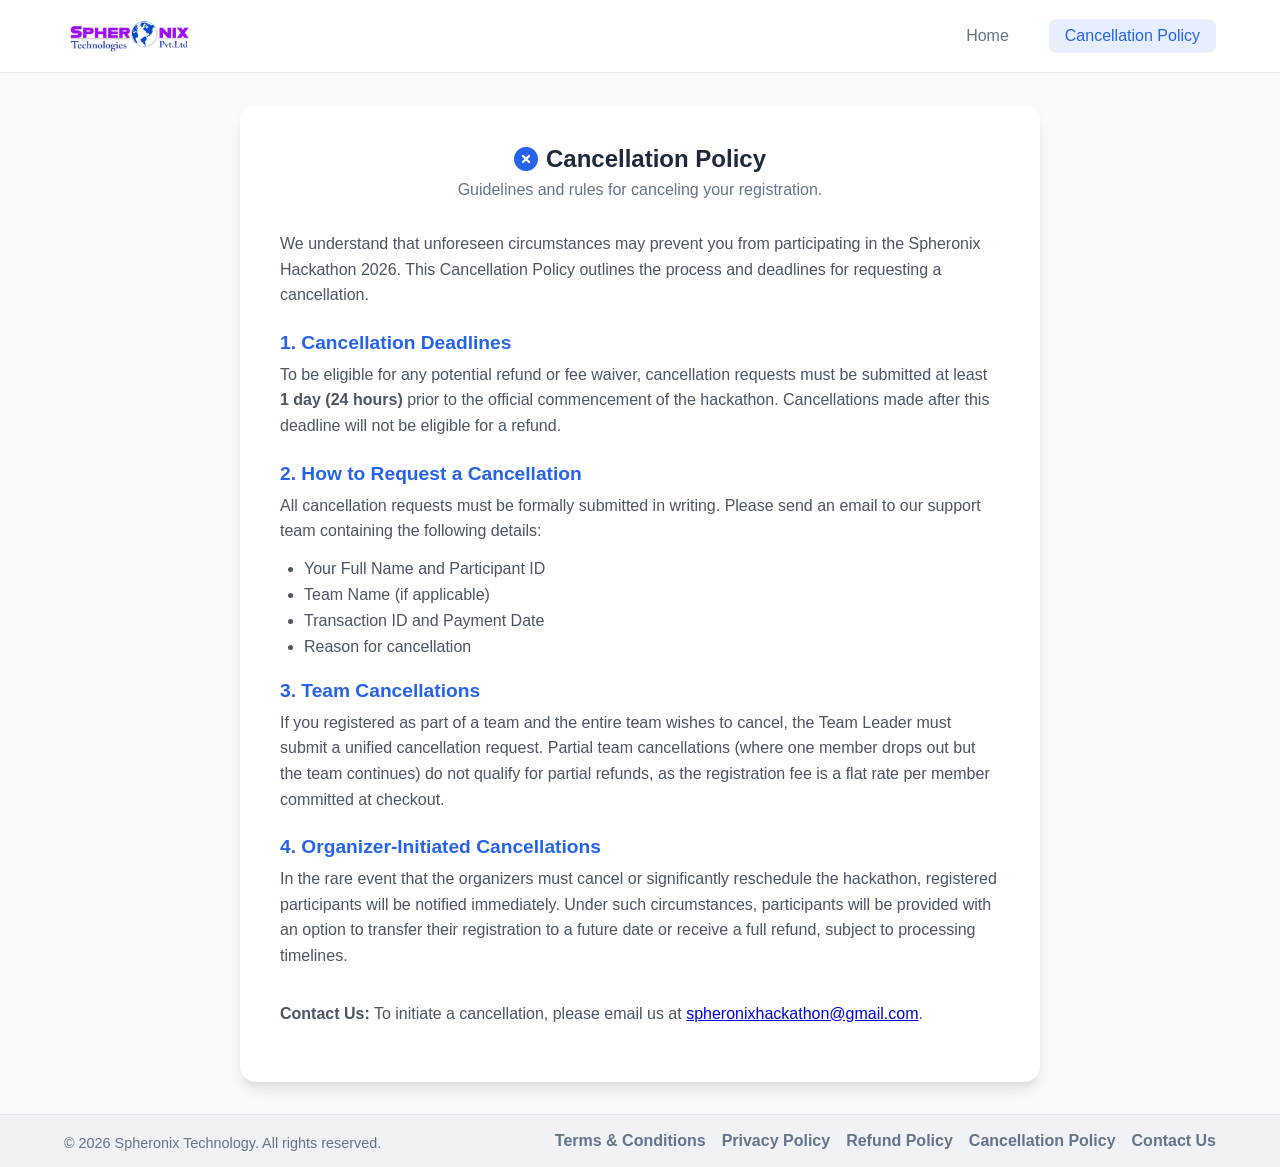
<file: static/cancellation-policy.html>
<!DOCTYPE html>
<html lang="en">

<head>
    <meta charset="UTF-8">
    <meta name="viewport" content="width=device-width, initial-scale=1.0">
    <title>Cancellation Policy - Spheronix Hackathon</title>
    <link rel="stylesheet" href="css/style.css?v=20260310-1">
    <link rel="stylesheet" href="https://cdnjs.cloudflare.com/ajax/libs/font-awesome/6.4.0/css/all.min.css">
    <style>
        .instructions-content h3 {
            color: var(--primary-color);
            margin-top: 1.5rem;
            margin-bottom: 0.5rem;
            font-size: 1.2rem;
        }
        .instructions-content p {
            margin-bottom: 1rem;
            line-height: 1.6;
            color: #4b5563;
        }
        .instructions-content ul {
            margin-bottom: 1rem;
            padding-left: 1.5rem;
            color: #4b5563;
        }
        .instructions-content li {
            margin-bottom: 0.5rem;
        }
    </style>
</head>

<body>
    <nav class="navbar">
        <div class="logo">
            <img src="images/COMPANY LOGO.jpeg" alt="Logo" style="height: 40px; border-radius: 8px;">
        </div>
        <div class="nav-links">
            <a href="new_landing.html">Home</a>
            <a href="cancellation-policy.html" class="active">Cancellation Policy</a>
        </div>
    </nav>

    <div class="container">
        <section class="view active">
            <div class="card card-large">
                <div class="step-header">
                    <h2><i class="fas fa-times-circle"></i> Cancellation Policy</h2>
                    <p>Guidelines and rules for canceling your registration.</p>
                </div>

                <div class="instructions-content" style="text-align: left;">
                    <p>We understand that unforeseen circumstances may prevent you from participating in the Spheronix Hackathon 2026. This Cancellation Policy outlines the process and deadlines for requesting a cancellation.</p>

                    <h3>1. Cancellation Deadlines</h3>
                    <p>To be eligible for any potential refund or fee waiver, cancellation requests must be submitted at least <strong>1 day (24 hours)</strong> prior to the official commencement of the hackathon. Cancellations made after this deadline will not be eligible for a refund.</p>

                    <h3>2. How to Request a Cancellation</h3>
                    <p>All cancellation requests must be formally submitted in writing. Please send an email to our support team containing the following details:</p>
                    <ul>
                        <li>Your Full Name and Participant ID</li>
                        <li>Team Name (if applicable)</li>
                        <li>Transaction ID and Payment Date</li>
                        <li>Reason for cancellation</li>
                    </ul>

                    <h3>3. Team Cancellations</h3>
                    <p>If you registered as part of a team and the entire team wishes to cancel, the Team Leader must submit a unified cancellation request. Partial team cancellations (where one member drops out but the team continues) do not qualify for partial refunds, as the registration fee is a flat rate per member committed at checkout.</p>

                    <h3>4. Organizer-Initiated Cancellations</h3>
                    <p>In the rare event that the organizers must cancel or significantly reschedule the hackathon, registered participants will be notified immediately. Under such circumstances, participants will be provided with an option to transfer their registration to a future date or receive a full refund, subject to processing timelines.</p>

                    <p style="margin-top: 2rem;"><strong>Contact Us:</strong> To initiate a cancellation, please email us at <a href="mailto:spheronixhackathon@gmail.com">spheronixhackathon@gmail.com</a>.</p>
                </div>
            </div>
        </section>
    </div>

    <footer class="site-footer">
        <div class="footer-inner">
            <div class="footer-left">
                <p class="footer-note">© 2026 Spheronix Technology. All rights reserved.</p>
            </div>
            <div class="footer-links">
                <a href="terms-and-conditions.html" class="footer-link">Terms & Conditions</a>
                <a href="privacy-policy.html" class="footer-link">Privacy Policy</a>
                <a href="refund-policy.html" class="footer-link">Refund Policy</a>
                <a href="cancellation-policy.html" class="footer-link">Cancellation Policy</a>
                <a href="contact.html" class="footer-link">Contact Us</a>
            </div>
        </div>
    </footer>
</body>

</html>
</file>
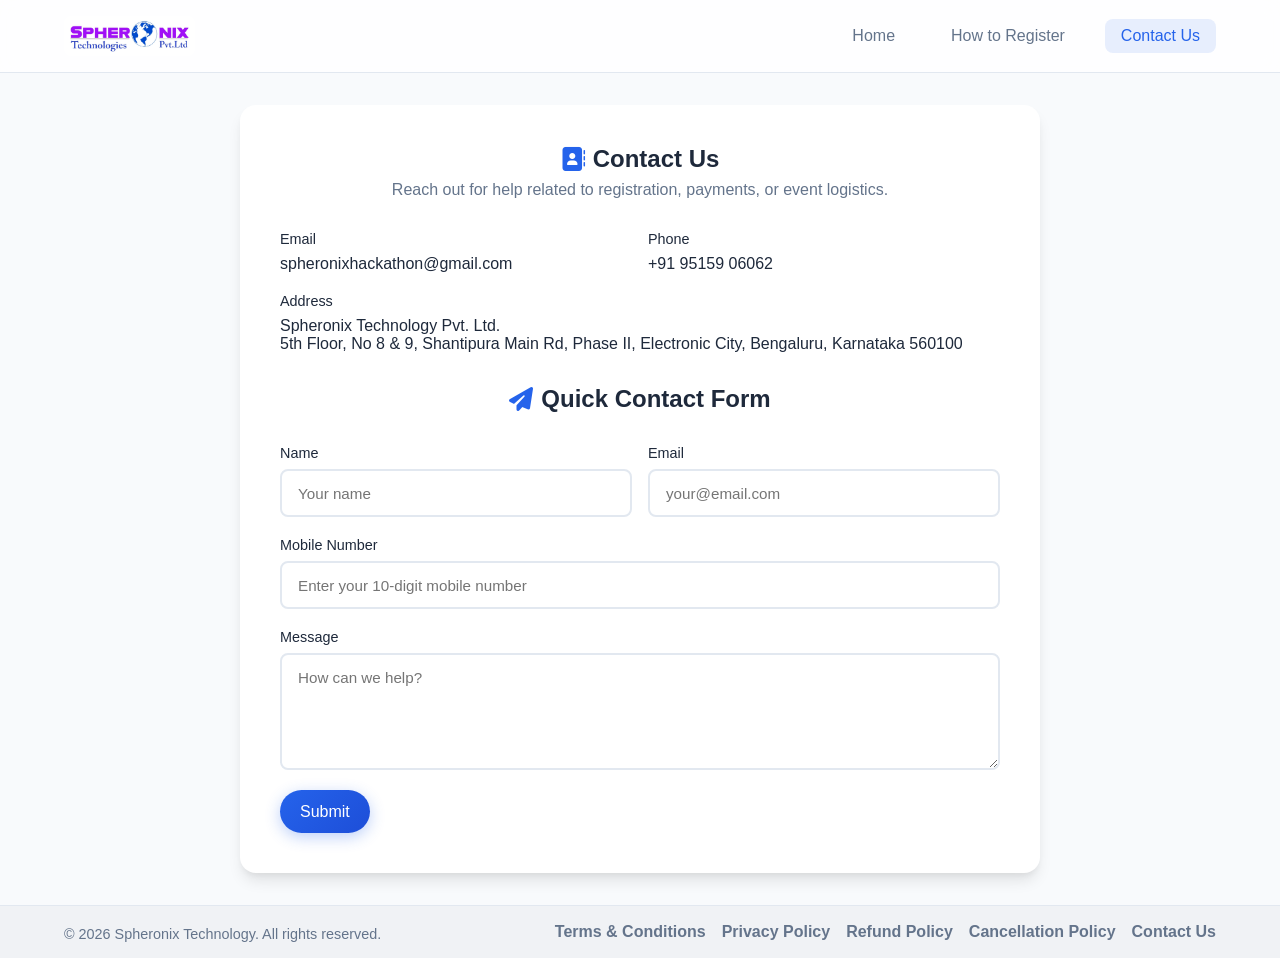
<file: static/contact.html>
<!DOCTYPE html>
<html lang="en">

<head>
    <meta charset="UTF-8">
    <meta name="viewport" content="width=device-width, initial-scale=1.0">
    <title>Contact Us - Spheronix Hackathon</title>
    <link rel="stylesheet" href="css/style.css?v=20260310-1">
    <link rel="stylesheet" href="https://cdnjs.cloudflare.com/ajax/libs/font-awesome/6.4.0/css/all.min.css">
</head>

<body>
    <nav class="navbar">
        <div class="logo">
            <img src="images/COMPANY LOGO.jpeg" alt="Logo" style="height: 40px; border-radius: 8px;">
        </div>
        <div class="nav-links">
            <a href="new_landing.html">Home</a>
            <a href="how-to-register.html">How to Register</a>
            <a href="contact.html" class="active">Contact Us</a>
        </div>
    </nav>

    <div class="container">
        <section class="view active">
            <div class="card card-large">
                <div class="step-header">
                    <h2><i class="fas fa-address-book"></i> Contact Us</h2>
                    <p>Reach out for help related to registration, payments, or event logistics.</p>
                </div>

                <div class="form-row">
                    <div class="form-group">
                        <label>Email</label>
                        <p>spheronixhackathon@gmail.com</p>
                    </div>
                    <div class="form-group">
                        <label>Phone</label>
                        <p>+91 95159 06062</p>
                    </div>
                </div>

                <div class="form-group">
                    <label>Address</label>
                    <p>Spheronix Technology Pvt. Ltd.<br> 5th Floor, No 8 & 9, Shantipura Main Rd, Phase II,
                        Electronic City, Bengaluru, Karnataka 560100</p>
                </div>

                <div class="step-header" style="margin-top: 2rem;">
                    <h2><i class="fas fa-paper-plane"></i> Quick Contact Form</h2>
                </div>

                <form id="contactForm">
                    <div class="form-row">
                        <div class="form-group">
                            <label for="contactName">Name</label>
                            <!-- Fix L-07: Added maxlength to match server-side validation -->
                            <input id="contactName" type="text" placeholder="Your name" required maxlength="100">
                        </div>
                        <div class="form-group">
                            <!-- Fix M-02: Removed Gmail-only restriction — any valid email accepted -->
                            <label for="contactEmail">Email</label>
                            <input id="contactEmail" type="email" placeholder="your@email.com" required>
                        </div>
                    </div>
                    <div class="form-group">
                        <label for="contactMobile">Mobile Number</label>
                        <input id="contactMobile" type="tel" placeholder="Enter your 10-digit mobile number" required
                            pattern="[0-9]{10}" maxlength="10">
                    </div>
                    <div class="form-group">
                        <label for="contactMessage">Message</label>
                        <textarea id="contactMessage" rows="5" placeholder="How can we help?" required></textarea>
                    </div>
                    <div id="formStatus"
                        style="margin-bottom: 1rem; padding: 0.8rem; border-radius: 8px; display: none;"></div>
                    <button type="submit" class="btn btn-primary" id="submitBtn">Submit</button>
                </form>
                <script src="js/contact.js"></script>
            </div>
        </section>
    </div>

    <footer class="site-footer">
        <div class="footer-inner">
            <div class="footer-left">
                <p class="footer-note">© 2026 Spheronix Technology. All rights reserved.</p>
            </div>
            <div class="footer-links">
                <a href="terms-and-conditions.html" class="footer-link">Terms & Conditions</a>
                <a href="privacy-policy.html" class="footer-link">Privacy Policy</a>
                <a href="refund-policy.html" class="footer-link">Refund Policy</a>
                <a href="cancellation-policy.html" class="footer-link">Cancellation Policy</a>
                <a href="contact.html" class="footer-link">Contact Us</a>
            </div>
        </div>
    </footer>
</body>

</html>
</file>
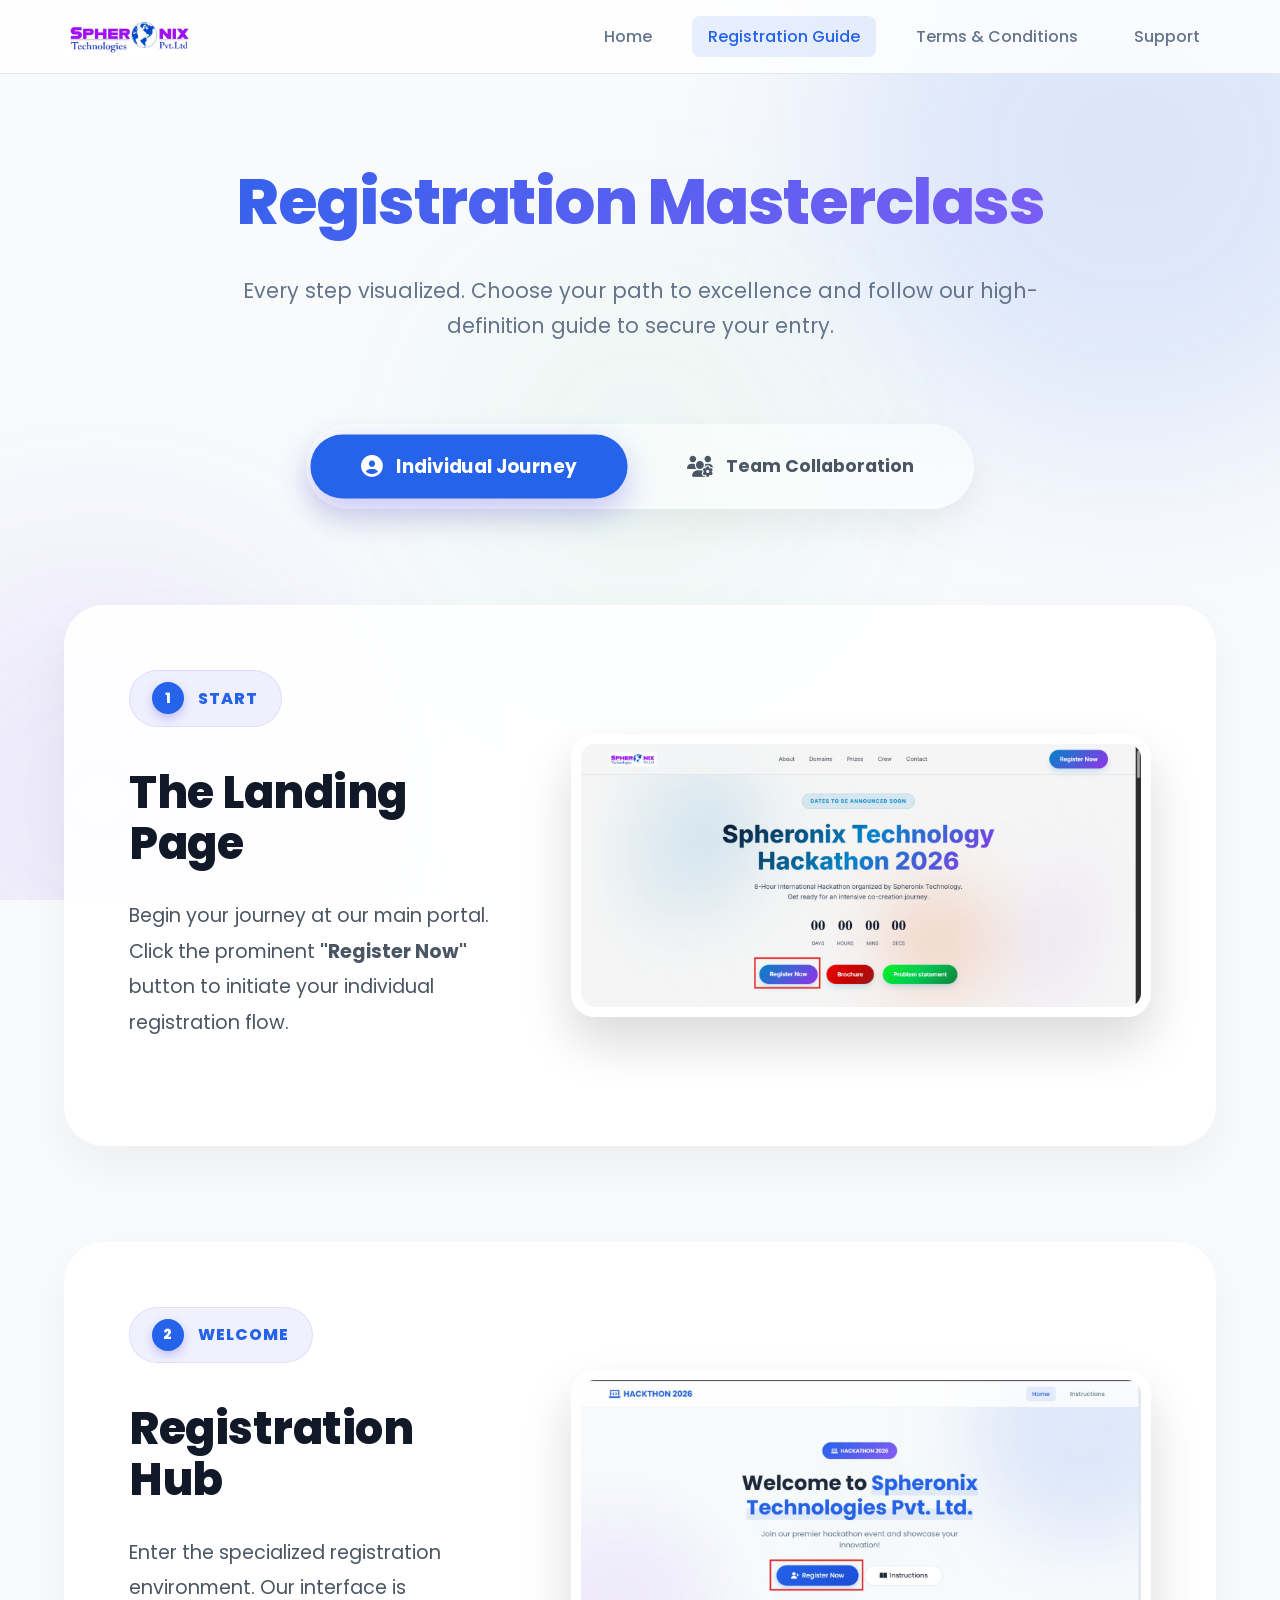
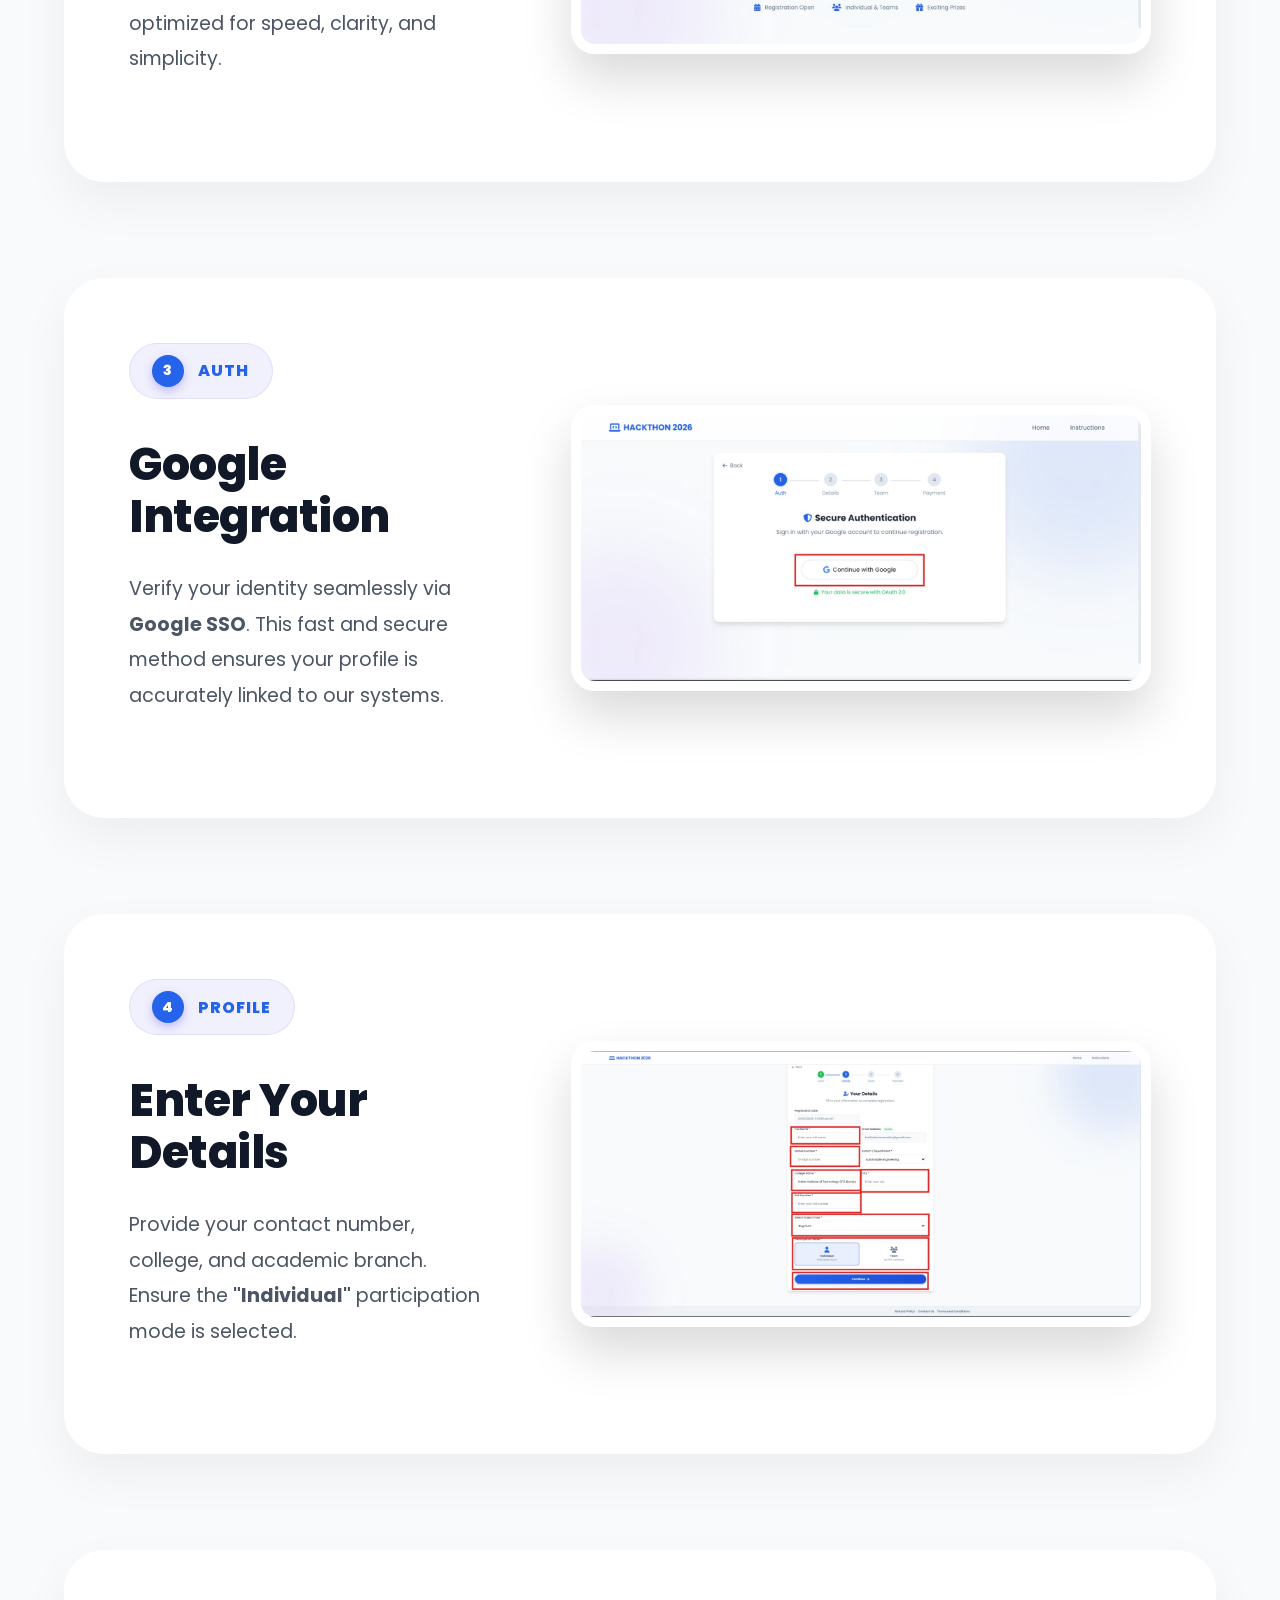
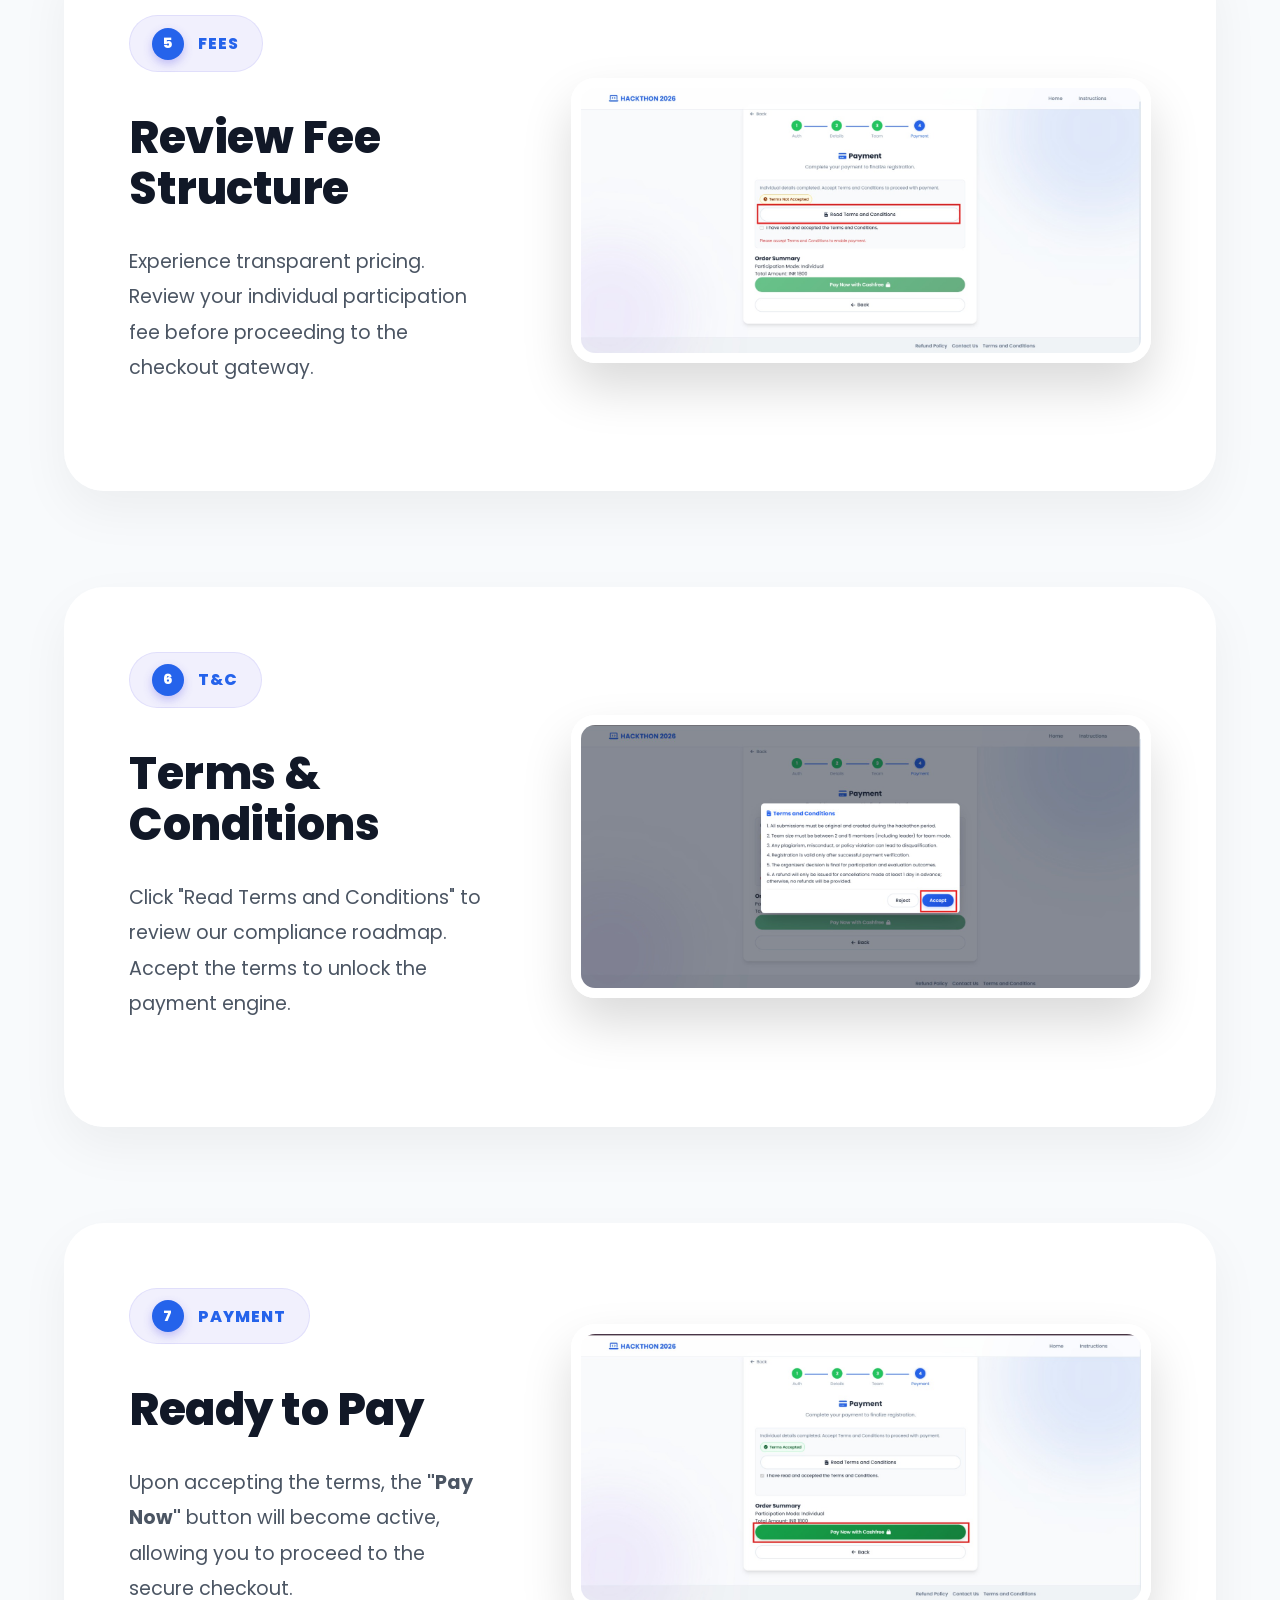
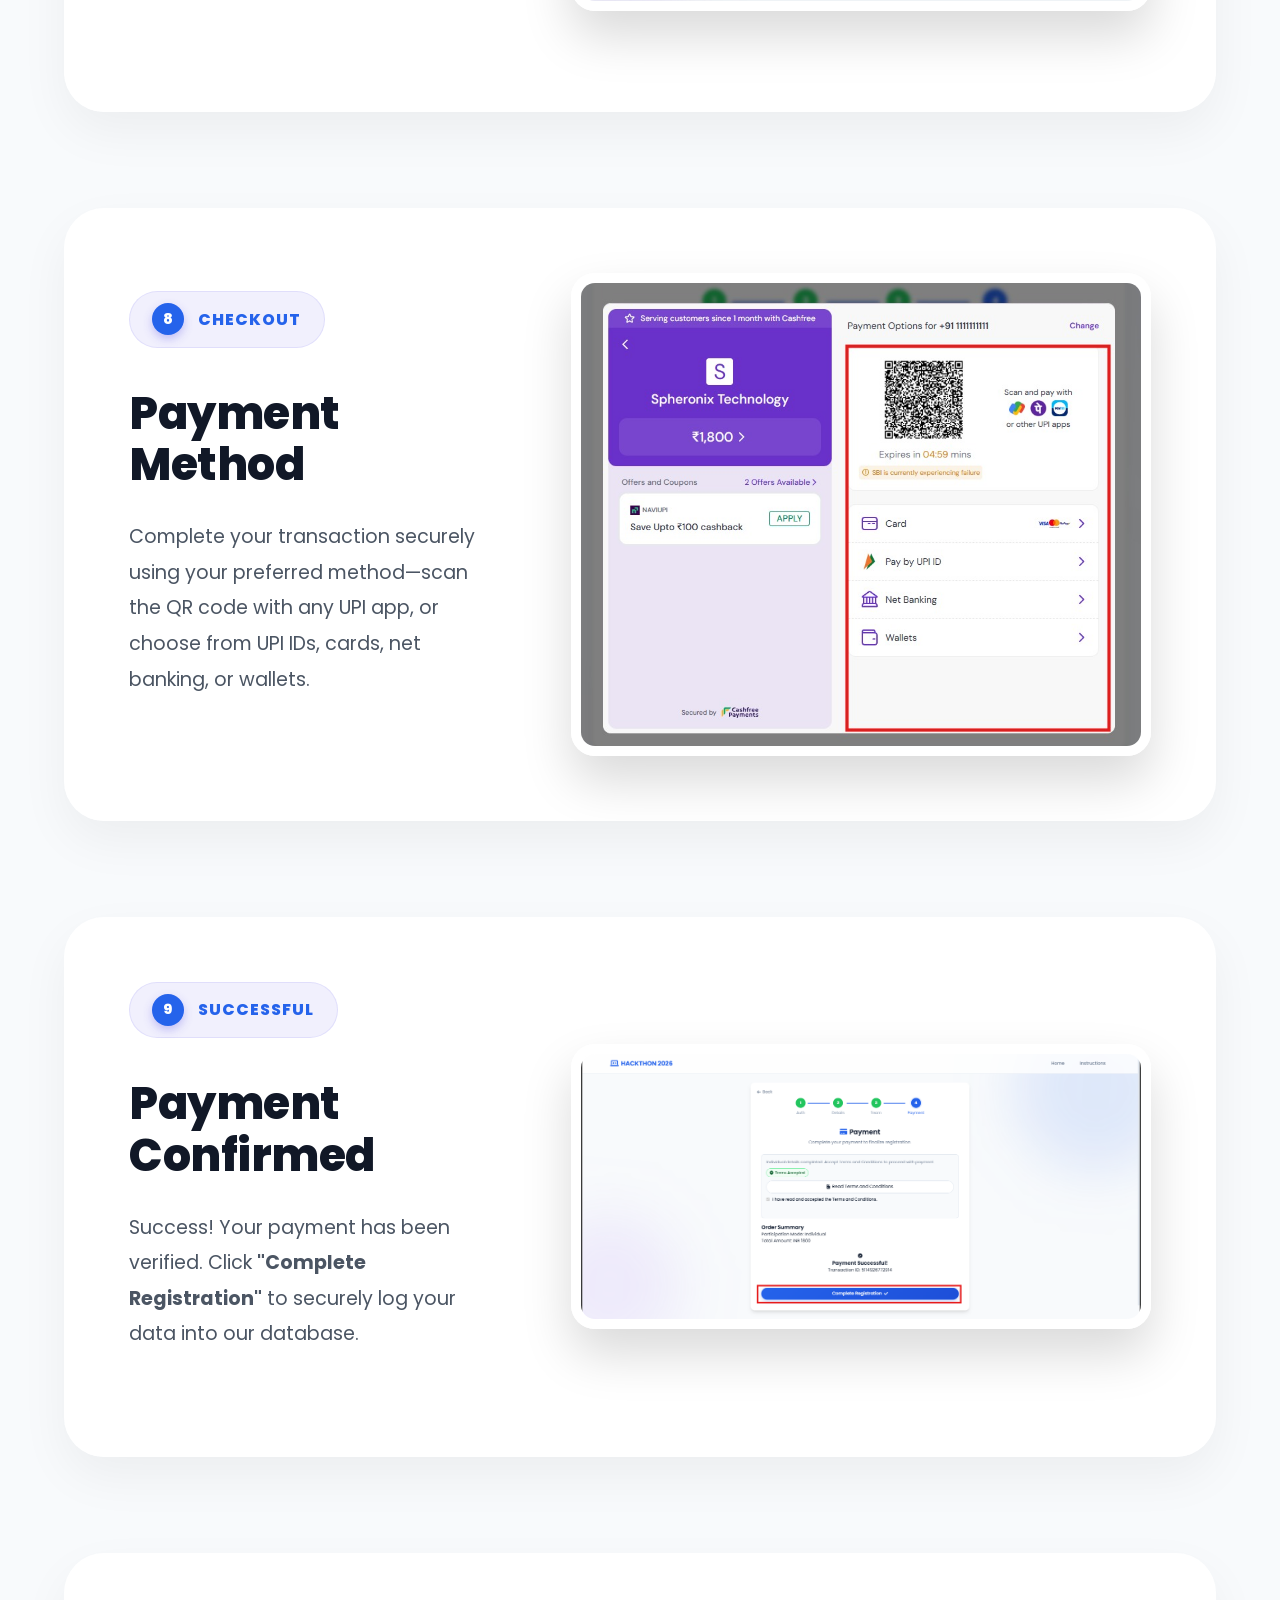
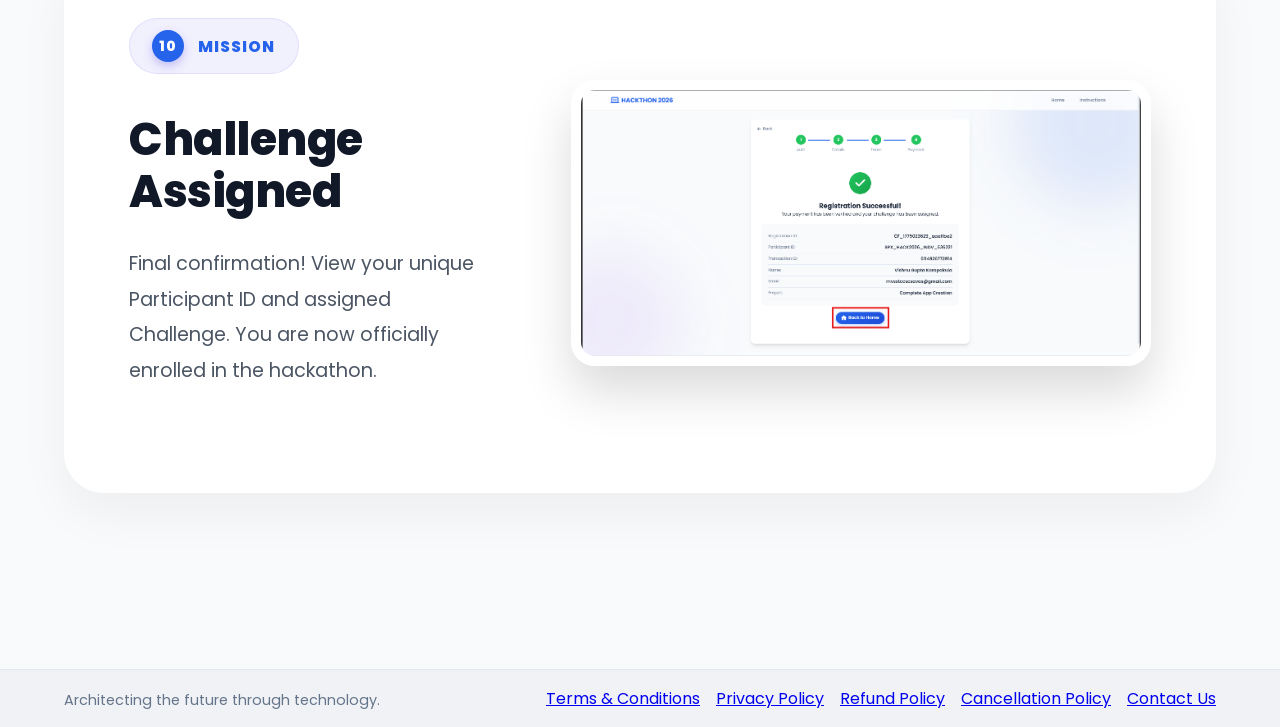
<file: static/how-to-register.html>
<!DOCTYPE html>
<html lang="en">

<head>
    <meta charset="UTF-8">
    <meta name="viewport" content="width=device-width, initial-scale=1.0">
    <title>Registration Step-by-Step Guide - Hackathon 2026</title>
    <link rel="stylesheet" href="css/style.css?v=20260310-1">
    <link rel="stylesheet" href="https://cdnjs.cloudflare.com/ajax/libs/font-awesome/6.4.0/css/all.min.css">
    <link href="https://fonts.googleapis.com/css2?family=Poppins:wght@300;400;500;600;700;800&display=swap"
        rel="stylesheet">
    <style>
        :root {
            --step-bg: rgba(255, 255, 255, 0.9);
            --step-border: rgba(255, 255, 255, 0.5);
            --info-text: #4b5563;
        }

        .guide-section {
            padding: 5rem 5%;
            max-width: 1450px;
            margin: 0 auto;
        }

        .guide-header {
            text-align: center;
            margin-bottom: 5rem;
        }

        .guide-header h1 {
            font-size: clamp(2.5rem, 5vw, 4.2rem);
            margin-bottom: 1.5rem;
            background: linear-gradient(135deg, var(--primary-color), var(--accent-color));
            -webkit-background-clip: text;
            background-clip: text;
            -webkit-text-fill-color: transparent;
            font-weight: 800;
            letter-spacing: -1.5px;
        }

        .guide-header p {
            font-size: 1.3rem;
            color: var(--text-light);
            max-width: 850px;
            margin: 0 auto;
            line-height: 1.7;
        }

        .tab-buttons {
            display: flex;
            justify-content: center;
            gap: 1.2rem;
            margin-bottom: 6rem;
            background: rgba(255, 255, 255, 0.5);
            backdrop-filter: blur(15px);
            padding: 0.7rem;
            border-radius: 100px;
            width: fit-content;
            margin-left: auto;
            margin-right: auto;
            border: 1px solid rgba(255, 255, 255, 0.4);
            box-shadow: 0 15px 35px rgba(0, 0, 0, 0.06);
        }

        .tab-btn {
            padding: 1.1rem 3rem;
            border-radius: 100px;
            border: none;
            background: transparent;
            color: #4b5563;
            font-weight: 700;
            cursor: pointer;
            transition: all 0.4s cubic-bezier(0.175, 0.885, 0.32, 1.275);
            font-size: 1.1rem;
            display: flex;
            align-items: center;
            gap: 0.8rem;
        }

        .tab-btn i {
            font-size: 1.3rem;
            transition: 0.3s;
        }

        .tab-btn:hover {
            color: var(--primary-color);
            background: rgba(79, 70, 229, 0.05);
        }

        .tab-btn.active {
            background: var(--primary-color);
            color: white;
            box-shadow: 0 12px 30px rgba(79, 70, 229, 0.3);
            transform: scale(1.05);
        }

        .step-card {
            background: var(--step-bg);
            backdrop-filter: blur(25px);
            border-radius: 40px;
            border: 1px solid var(--step-border);
            padding: 4rem;
            margin-bottom: 6rem;
            display: grid;
            grid-template-columns: 1fr 1.6fr;
            gap: 5rem;
            align-items: center;
            transition: all 0.5s ease;
            box-shadow: 0 20px 50px rgba(0, 0, 0, 0.05);
            position: relative;
        }

        .step-card:hover {
            transform: translateY(-12px);
            box-shadow: 0 30px 70px rgba(79, 70, 229, 0.15);
            border-color: rgba(79, 70, 229, 0.4);
        }

        .step-badge {
            display: inline-flex;
            align-items: center;
            padding: 0.7rem 1.4rem;
            background: rgba(79, 70, 229, 0.08);
            color: var(--primary-color);
            border-radius: 100px;
            font-weight: 800;
            font-size: 1rem;
            margin-bottom: 2.5rem;
            text-transform: uppercase;
            letter-spacing: 1px;
            border: 1px solid rgba(79, 70, 229, 0.1);
        }

        .step-badge span {
            background: var(--primary-color);
            color: white;
            width: 32px;
            height: 32px;
            display: inline-flex;
            align-items: center;
            justify-content: center;
            border-radius: 50%;
            margin-right: 14px;
            font-size: 0.9rem;
            box-shadow: 0 4px 10px rgba(79, 70, 229, 0.3);
        }

        .step-info h2 {
            font-size: 2.8rem;
            margin-bottom: 1.8rem;
            color: #111827;
            font-weight: 800;
            line-height: 1.15;
            letter-spacing: -0.5px;
        }

        .step-info p {
            color: #4b5563;
            line-height: 1.85;
            margin-bottom: 2.5rem;
            font-size: 1.2rem;
        }

        .step-image {
            border-radius: 24px;
            overflow: hidden;
            box-shadow: 0 25px 50px rgba(0, 0, 0, 0.15);
            border: 10px solid white;
            transition: 0.5s;
        }

        .step-image img {
            width: 100%;
            display: block;
            transition: transform 1s ease;
        }

        .step-card:hover .step-image img {
            transform: scale(1.06);
        }

        .tab-content {
            display: none;
        }

        .tab-content.active {
            display: block;
            animation: slideFadeIn 0.8s cubic-bezier(0.23, 1, 0.32, 1) forwards;
        }

        @keyframes slideFadeIn {
            from {
                opacity: 0;
                transform: translateY(50px);
            }

            to {
                opacity: 1;
                transform: translateY(0);
            }
        }

        @media (max-width: 1200px) {
            .step-card {
                grid-template-columns: 1fr;
                padding: 3rem;
                gap: 4rem;
                text-align: center;
            }

            .step-badge {
                justify-content: center;
            }
        }

        /* Mobile View Fixes and Ratios */
        @media (max-width: 768px) {
            .guide-section {
                padding: 3rem 4%;
            }

            .guide-header {
                margin-bottom: 3.5rem;
            }

            .guide-header h1 {
                font-size: 2.2rem;
            }

            .guide-header p {
                font-size: 1.1rem;
            }

            .tab-buttons {
                margin-bottom: 3.5rem;
                padding: 0.5rem;
                gap: 0.5rem;
                border-radius: 50px;
                flex-wrap: wrap;
                justify-content: center;
            }

            .tab-btn {
                padding: 0.8rem 1.5rem;
                font-size: 0.95rem;
                gap: 0.6rem;
            }

            .tab-btn i {
                font-size: 1.1rem;
            }

            .step-card {
                padding: 2rem;
                margin-bottom: 4rem;
                gap: 3rem;
                border-radius: 30px;
            }

            .step-info h2 {
                font-size: 1.8rem;
                margin-bottom: 1.2rem;
                letter-spacing: -0.3px;
            }

            .step-info p {
                font-size: 1.05rem;
                margin-bottom: 2rem;
            }

            .step-image {
                border-radius: 16px;
                border: 6px solid white;
            }

            .navbar {
                flex-direction: column;
                gap: 1.2rem;
                padding: 1.5rem 1rem;
                text-align: center;
            }

            .nav-links {
                flex-wrap: wrap;
                justify-content: center;
                gap: 0.5rem;
                width: 100%;
            }

            .nav-links a {
                padding: 0.4rem 0.8rem;
                font-size: 0.85rem;
                border-radius: 6px;
            }
        }

        /* Phone Specific Adjustments */
        @media (max-width: 480px) {
            .guide-header h1 {
                font-size: 1.8rem;
                margin-bottom: 1rem;
            }

            .tab-btn {
                padding: 0.7rem 1rem;
                font-size: 0.85rem;
                width: 100%;
                justify-content: center;
            }

            .tab-buttons {
                border-radius: 20px;
                padding: 0.5rem;
                gap: 0.3rem;
                width: 100%;
            }

            .step-card {
                padding: 1.5rem;
                border-radius: 20px;
                margin-bottom: 3.5rem;
            }

            .step-badge {
                font-size: 0.85rem;
                padding: 0.5rem 1rem;
                margin-bottom: 1.5rem;
            }

            .step-badge span {
                width: 26px;
                height: 26px;
                margin-right: 8px;
            }

            .step-info h2 {
                font-size: 1.5rem;
            }

            .step-image {
                border: 4px solid white;
            }

            .nav-links {
                gap: 0.3rem;
            }

            .nav-links a {
                padding: 0.3rem 0.5rem;
                font-size: 0.8rem;
            }
        }

        /* Original Utility classes kept for general use */
        .w-25 {
            width: 25% !important;
        }

        .w-50 {
            width: 50% !important;
        }

        .w-75 {
            width: 75% !important;
        }

        .w-100 {
            width: 100% !important;
        }

        @media (max-width: 991px) {

            .w-75,
            .w-50 {
                width: 100% !important;
            }
        }

        @media (max-width: 599px) {

            .w-25,
            .w-50,
            .w-75 {
                width: 100% !important;
            }
        }
    </style>
</head>

<body>
    <div class="background-shapes">
        <div class="shape shape-1"></div>
        <div class="shape shape-2"></div>
        <div class="shape shape-3"></div>
    </div>

    <nav class="navbar">
        <div class="logo">
            <img src="images/COMPANY LOGO.jpeg" alt="Logo" style="height: 40px; border-radius: 8px;">
        </div>
        <div class="nav-links">
            <a href="new_landing.html">Home</a>
            <a href="how-to-register.html" class="active">Registration Guide</a>
            <a href="terms-and-conditions.html">Terms & Conditions</a>
            <a href="contact.html">Support</a>
        </div>
    </nav>

    <main class="guide-section">
        <div class="guide-header">
            <h1>Registration Masterclass</h1>
            <p>Every step visualized. Choose your path to excellence and follow our high-definition guide to secure your
                entry.</p>
        </div>

        <div class="tab-buttons">
            <button id="btn-individual-tab" class="tab-btn active" onclick="showTab('individual')">
                <i class="fas fa-user-circle"></i> Individual Journey
            </button>
            <button id="btn-team-tab" class="tab-btn" onclick="showTab('team')">
                <i class="fas fa-users-cog"></i> Team Collaboration
            </button>
        </div>

        <!-- Individual Path: 10 Steps -->
        <div id="individual-content" class="tab-content active">
            <!-- 1 -->
            <div class="step-card">
                <div class="step-info">
                    <div class="step-badge"><span>1</span> START</div>
                    <h2>The Landing Page</h2>
                    <p>Begin your journey at our main portal. Click the prominent <strong>"Register Now"</strong> button to initiate your individual registration flow.</p>
                </div>
                <div class="step-image">
                    <img src="images/how-to-register/indv/1.jpeg" alt="Step 1">
                </div>
            </div>
            <!-- 2 -->
            <div class="step-card">
                <div class="step-info">
                    <div class="step-badge"><span>2</span> WELCOME</div>
                    <h2>Registration Hub</h2>
                    <p>Enter the specialized registration environment. Our interface is optimized for speed, clarity, and simplicity.</p>
                </div>
                <div class="step-image">
                    <img src="images/how-to-register/indv/2.jpeg" alt="Step 2">
                </div>
            </div>
            <!-- 3 -->
            <div class="step-card">
                <div class="step-info">
                    <div class="step-badge"><span>3</span> AUTH</div>
                    <h2>Google Integration</h2>
                    <p>Verify your identity seamlessly via <strong>Google SSO</strong>. This fast and secure method ensures your profile is accurately linked to our systems.</p>
                </div>
                <div class="step-image">
                    <img src="images/how-to-register/indv/3.jpeg" alt="Step 3">
                </div>
            </div>
            <!-- 4 -->
            <div class="step-card">
                <div class="step-info">
                    <div class="step-badge"><span>4</span> PROFILE</div>
                    <h2>Enter Your Details</h2>
                    <p>Provide your contact number, college, and academic branch. Ensure the <strong>"Individual"</strong> participation mode is selected.</p>
                </div>
                <div class="step-image">
                    <img src="images/how-to-register/indv/4.jpeg" alt="Step 4">
                </div>
            </div>
            <!-- 5 -->
            <div class="step-card">
                <div class="step-info">
                    <div class="step-badge"><span>5</span> FEES</div>
                    <h2>Review Fee Structure</h2>
                    <p>Experience transparent pricing. Review your individual participation fee before proceeding to the checkout gateway.</p>
                </div>
                <div class="step-image">
                    <img src="images/how-to-register/indv/5.jpeg" alt="Step 5">
                </div>
            </div>
            <!-- 6 -->
            <div class="step-card">
                <div class="step-info">
                    <div class="step-badge"><span>6</span> T&C</div>
                    <h2>Terms & Conditions</h2>
                    <p>Click "Read Terms and Conditions" to review our compliance roadmap. Accept the terms to unlock the payment engine.</p>
                </div>
                <div class="step-image">
                    <img src="images/how-to-register/indv/6.jpeg" alt="Step 6">
                </div>
            </div>
            <!-- 7 -->
            <div class="step-card">
                <div class="step-info">
                    <div class="step-badge"><span>7</span> PAYMENT</div>
                    <h2>Ready to Pay</h2>
                    <p>Upon accepting the terms, the <strong>"Pay Now"</strong> button will become active, allowing you to proceed to the secure checkout.</p>
                </div>
                <div class="step-image">
                    <img src="images/how-to-register/indv/7.jpeg" alt="Step 7">
                </div>
            </div>
            <!-- 8 -->
            <div class="step-card">
                <div class="step-info">
                    <div class="step-badge"><span>8</span> CHECKOUT</div>
                    <h2>Payment Method</h2>
                    <p>Complete your transaction securely using your preferred method—scan the QR code with any UPI app, or choose from UPI IDs, cards, net banking, or wallets.</p>
                </div>
                <div class="step-image">
                    <img src="images/how-to-register/indv/8.jpeg" alt="Step 8">
                </div>
            </div>
            <!-- 9 -->
            <div class="step-card">
                <div class="step-info">
                    <div class="step-badge"><span>9</span> SUCCESSFUL</div>
                    <h2>Payment Confirmed</h2>
                    <p>Success! Your payment has been verified. Click <strong>"Complete Registration"</strong> to securely log your data into our database.</p>
                </div>
                <div class="step-image">
                    <img src="images/how-to-register/indv/9.png" alt="Step 9">
                </div>
            </div>
            <!-- 10 -->
            <div class="step-card">
                <div class="step-info">
                    <div class="step-badge"><span>10</span> MISSION</div>
                    <h2>Challenge Assigned</h2>
                    <p>Final confirmation! View your unique Participant ID and assigned Challenge. You are now officially enrolled in the hackathon.</p>
                </div>
                <div class="step-image">
                    <img src="images/how-to-register/indv/10.png" alt="Step 10">
                </div>
            </div>
        </div>

        <!-- Team Path: 11 Steps -->
        <div id="team-content" class="tab-content">
            <!-- 1 -->
            <div class="step-card">
                <div class="step-info">
                    <div class="step-badge"><span>1</span> START</div>
                    <h2>The Landing Page</h2>
                    <p>Begin your journey at our main portal. Click the prominent <strong>"Register Now"</strong> button to initiate your team registration flow.</p>
                </div>
                <div class="step-image">
                    <img src="images/how-to-register/indv/1.jpeg" alt="Step 1">
                </div>
            </div>
            <!-- 2 -->
            <div class="step-card">
                <div class="step-info">
                    <div class="step-badge"><span>2</span> WELCOME</div>
                    <h2>Registration Hub</h2>
                    <p>Enter the specialized registration environment. Our interface is optimized for speed, clarity, and simplicity.</p>
                </div>
                <div class="step-image">
                    <img src="images/how-to-register/indv/2.jpeg" alt="Step 2">
                </div>
            </div>
            <!-- 3 -->
            <div class="step-card">
                <div class="step-info">
                    <div class="step-badge"><span>3</span> AUTH</div>
                    <h2>Google Integration</h2>
                    <p>Verify your identity seamlessly via <strong>Google SSO</strong>. This fast and secure method ensures your profile is accurately linked to our systems.</p>
                </div>
                <div class="step-image">
                    <img src="images/how-to-register/indv/3.jpeg" alt="Step 3">
                </div>
            </div>
            <!-- 4 -->
            <div class="step-card">
                <div class="step-info">
                    <div class="step-badge"><span>4</span> TEAM MODE</div>
                    <h2>Select "Team" Option</h2>
                    <p>Crucial step: Switch the participation mode to <strong>"Team"</strong> to unlock the squad-building features.</p>
                </div>
                <div class="step-image">
                    <img src="images/how-to-register/team/4.jpeg" alt="Team 4">
                </div>
            </div>
            <!-- 5 -->
            <div class="step-card">
                <div class="step-info">
                    <div class="step-badge"><span>5</span> REGISTRY</div>
                    <h2>Define Your Squad and Add Members</h2>
                    <p>Add up to 4 additional members. Enter their mobile and roll numbers. They will automatically inherit your designated college and branch.</p>
                </div>
                <div class="step-image">
                    <img src="images/how-to-register/team/5.jpeg" alt="Team 5">
                </div>
            </div>
            <!-- 6 -->
            <div class="step-card">
                <div class="step-info">
                    <div class="step-badge"><span>6</span> ROSTER</div>
                    <h2>Review Fee Structure</h2>
                    <p>Experience transparent pricing. Review the individual participation fee before proceeding to the checkout gateway.</p>
                </div>
                <div class="step-image">
                    <img src="images/how-to-register/team/6.jpeg" alt="Team 6">
                </div>
            </div>
            <!-- 7 -->
            <div class="step-card">
                <div class="step-info">
                    <div class="step-badge"><span>7</span> SUMMARY</div>
                    <h2>Squad Fee Summary</h2>
                    <p>Our system dynamically calculates the total fee for your entire team. Please review all details before making your final commitment.</p>
                </div>
                <div class="step-image">
                    <img src="images/how-to-register/team/7.jpeg" alt="Team 7">
                </div>
            </div>
            <!-- 8 -->
            <div class="step-card">
                <div class="step-info">
                    <div class="step-badge"><span>8</span> ACCEPT</div>
                    <h2>Confirm Team Rules</h2>
                    <p>Accept the terms on behalf of the entire team. This ensures every member is compliant with the hackathon guidelines.</p>
                </div>
                <div class="step-image">
                    <img src="images/how-to-register/team/8.jpeg" alt="Team 8">
                </div>
            </div>
            <!-- 9 -->
            <div class="step-card">
                <div class="step-info">
                    <div class="step-badge"><span>9</span> GATEWAY</div>
                    <h2>Team Checkout</h2>
                    <p>Proceed to payment via our secure gateway. One single transaction secures the spot for the entire group.</p>
                    <h3>NOTE:</h3>
                    <p>The registration fee is assessed per person.<br> Your team's total amount is calculated as:<br> Total Amount = Base Fee × Number of Members</p>
                </div>
                <div class="step-image">
                    <img src="images/how-to-register/team/9.jpeg" alt="Team 9">
                </div>
            </div>
            <!-- 10 -->
            <div class="step-card">
                <div class="step-info">
                    <div class="step-badge"><span>10</span> CONFIRMED</div>
                    <h2>Payment Received</h2>
                    <p>Payment successful! Your team's spot is officially reserved. Click <strong>"Complete Registration"</strong> to finalize.</p>
                </div>
                <div class="step-image">
                    <img src="images/how-to-register/team/10.png" alt="Team 10">
                </div>
            </div>
            <!-- 11 -->
            <div class="step-card">
                <div class="step-info">
                    <div class="step-badge"><span>11</span> VICTORY</div>
                    <h2>Challenge Unlocked</h2>
                    <p>Completion achieved! You have been assigned a <strong>Team ID</strong> and a dedicated project track. Time to innovate!</p>
                </div>
                <div class="step-image">
                    <img src="images/how-to-register/team/11.png" alt="Team 11">
                </div>
            </div>
        </div>
    </main>

    <footer class="site-footer">
        <div class="footer-inner">
            <div class="footer-left">
                <p class="footer-note">Architecting the future through technology.</p>
            </div>
            <div class="footer-links">
                <a href="terms-and-conditions.html">Terms & Conditions</a>
                <a href="privacy-policy.html">Privacy Policy</a>
                <a href="refund-policy.html">Refund Policy</a>
                <a href="cancellation-policy.html">Cancellation Policy</a>
                <a href="contact.html">Contact Us</a>
            </div>
        </div>
    </footer>

    <script>
        function showTab(type) {
            document.querySelectorAll('.tab-content').forEach(c => c.classList.remove('active'));
            document.querySelectorAll('.tab-btn').forEach(b => b.classList.remove('active'));

            document.getElementById(type + '-content').classList.add('active');

            if (event && event.currentTarget) {
                event.currentTarget.classList.add('active');
            } else {
                const bId = type === 'individual' ? 'btn-individual-tab' : 'btn-team-tab';
                document.getElementById(bId).classList.add('active');
            }
            window.scrollTo({ top: document.querySelector('.tab-buttons').offsetTop - 20, behavior: 'smooth' });
        }
    </script>
</body>

</html>
</file>
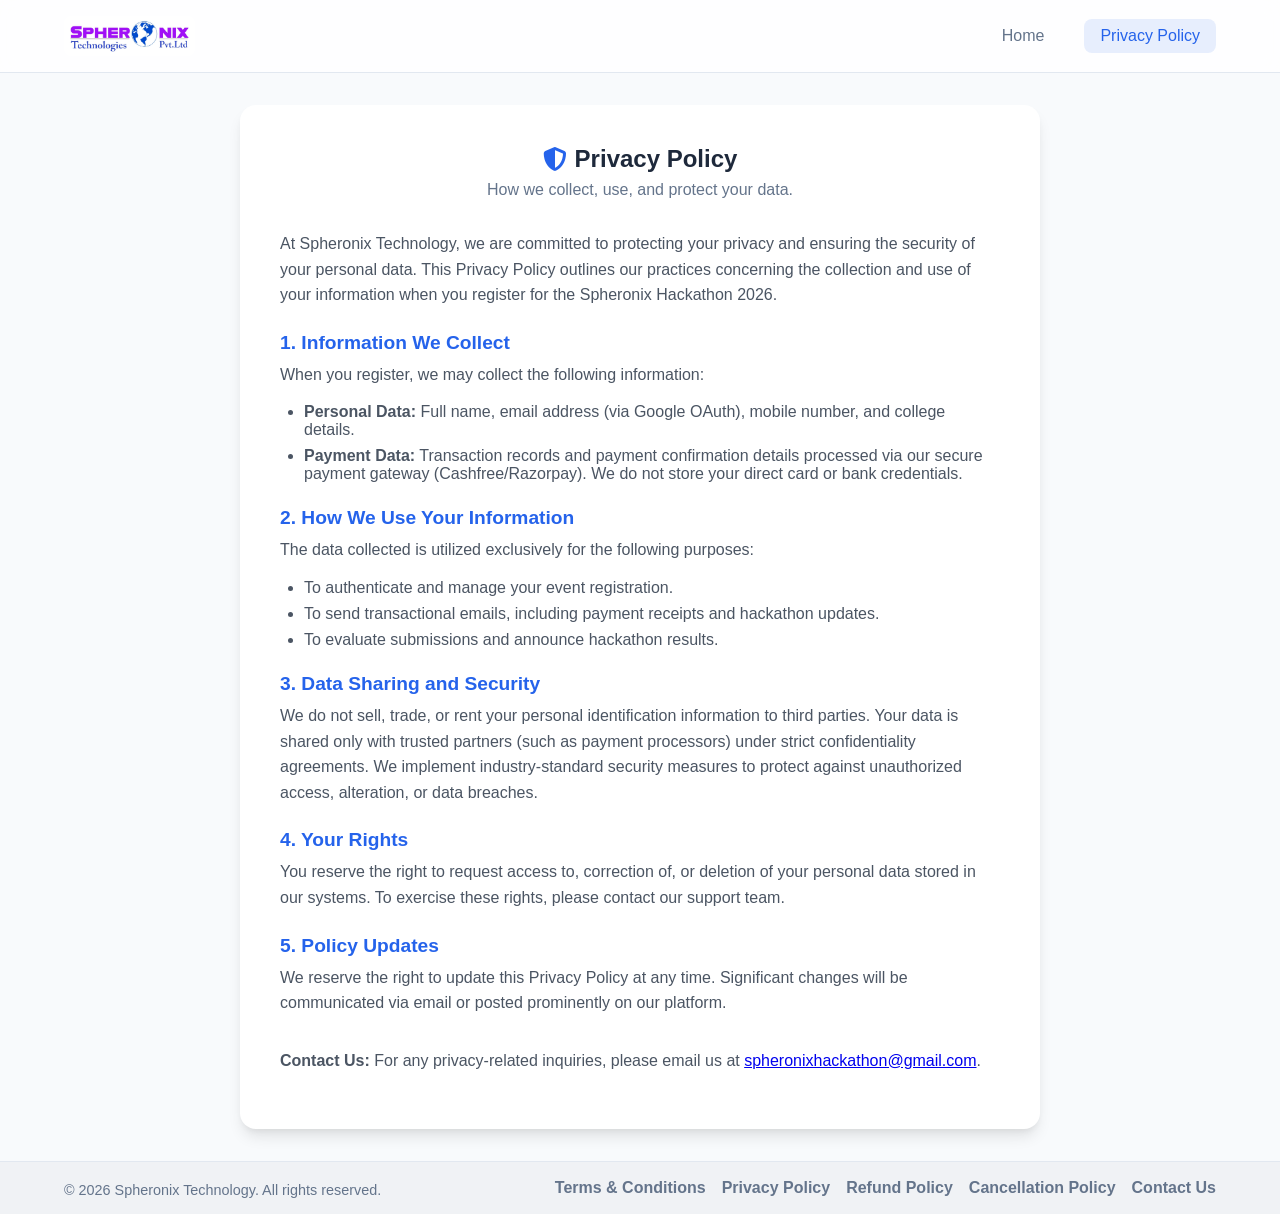
<file: static/privacy-policy.html>
<!DOCTYPE html>
<html lang="en">

<head>
    <meta charset="UTF-8">
    <meta name="viewport" content="width=device-width, initial-scale=1.0">
    <title>Privacy Policy - Spheronix Hackathon</title>
    <link rel="stylesheet" href="css/style.css?v=20260310-1">
    <link rel="stylesheet" href="https://cdnjs.cloudflare.com/ajax/libs/font-awesome/6.4.0/css/all.min.css">
    <style>
        .instructions-content h3 {
            color: var(--primary-color);
            margin-top: 1.5rem;
            margin-bottom: 0.5rem;
            font-size: 1.2rem;
        }
        .instructions-content p {
            margin-bottom: 1rem;
            line-height: 1.6;
            color: #4b5563;
        }
        .instructions-content ul {
            margin-bottom: 1rem;
            padding-left: 1.5rem;
            color: #4b5563;
        }
        .instructions-content li {
            margin-bottom: 0.5rem;
        }
    </style>
</head>

<body>
    <nav class="navbar">
        <div class="logo">
            <img src="images/COMPANY LOGO.jpeg" alt="Logo" style="height: 40px; border-radius: 8px;">
        </div>
        <div class="nav-links">
            <a href="new_landing.html">Home</a>
            <a href="privacy-policy.html" class="active">Privacy Policy</a>
        </div>
    </nav>

    <div class="container">
        <section class="view active">
            <div class="card card-large">
                <div class="step-header">
                    <h2><i class="fas fa-shield-alt"></i> Privacy Policy</h2>
                    <p>How we collect, use, and protect your data.</p>
                </div>

                <div class="instructions-content" style="text-align: left;">
                    <p>At Spheronix Technology, we are committed to protecting your privacy and ensuring the security of your personal data. This Privacy Policy outlines our practices concerning the collection and use of your information when you register for the Spheronix Hackathon 2026.</p>

                    <h3>1. Information We Collect</h3>
                    <p>When you register, we may collect the following information:</p>
                    <ul>
                        <li><strong>Personal Data:</strong> Full name, email address (via Google OAuth), mobile number, and college details.</li>
                        <li><strong>Payment Data:</strong> Transaction records and payment confirmation details processed via our secure payment gateway (Cashfree/Razorpay). We do not store your direct card or bank credentials.</li>
                    </ul>

                    <h3>2. How We Use Your Information</h3>
                    <p>The data collected is utilized exclusively for the following purposes:</p>
                    <ul>
                        <li>To authenticate and manage your event registration.</li>
                        <li>To send transactional emails, including payment receipts and hackathon updates.</li>
                        <li>To evaluate submissions and announce hackathon results.</li>
                    </ul>

                    <h3>3. Data Sharing and Security</h3>
                    <p>We do not sell, trade, or rent your personal identification information to third parties. Your data is shared only with trusted partners (such as payment processors) under strict confidentiality agreements. We implement industry-standard security measures to protect against unauthorized access, alteration, or data breaches.</p>

                    <h3>4. Your Rights</h3>
                    <p>You reserve the right to request access to, correction of, or deletion of your personal data stored in our systems. To exercise these rights, please contact our support team.</p>

                    <h3>5. Policy Updates</h3>
                    <p>We reserve the right to update this Privacy Policy at any time. Significant changes will be communicated via email or posted prominently on our platform.</p>

                    <p style="margin-top: 2rem;"><strong>Contact Us:</strong> For any privacy-related inquiries, please email us at <a href="mailto:spheronixhackathon@gmail.com">spheronixhackathon@gmail.com</a>.</p>
                </div>
            </div>
        </section>
    </div>

    <footer class="site-footer">
        <div class="footer-inner">
            <div class="footer-left">
                <p class="footer-note">© 2026 Spheronix Technology. All rights reserved.</p>
            </div>
            <div class="footer-links">
                <a href="terms-and-conditions.html" class="footer-link">Terms & Conditions</a>
                <a href="privacy-policy.html" class="footer-link">Privacy Policy</a>
                <a href="refund-policy.html" class="footer-link">Refund Policy</a>
                <a href="cancellation-policy.html" class="footer-link">Cancellation Policy</a>
                <a href="contact.html" class="footer-link">Contact Us</a>
            </div>
        </div>
    </footer>
</body>

</html>
</file>
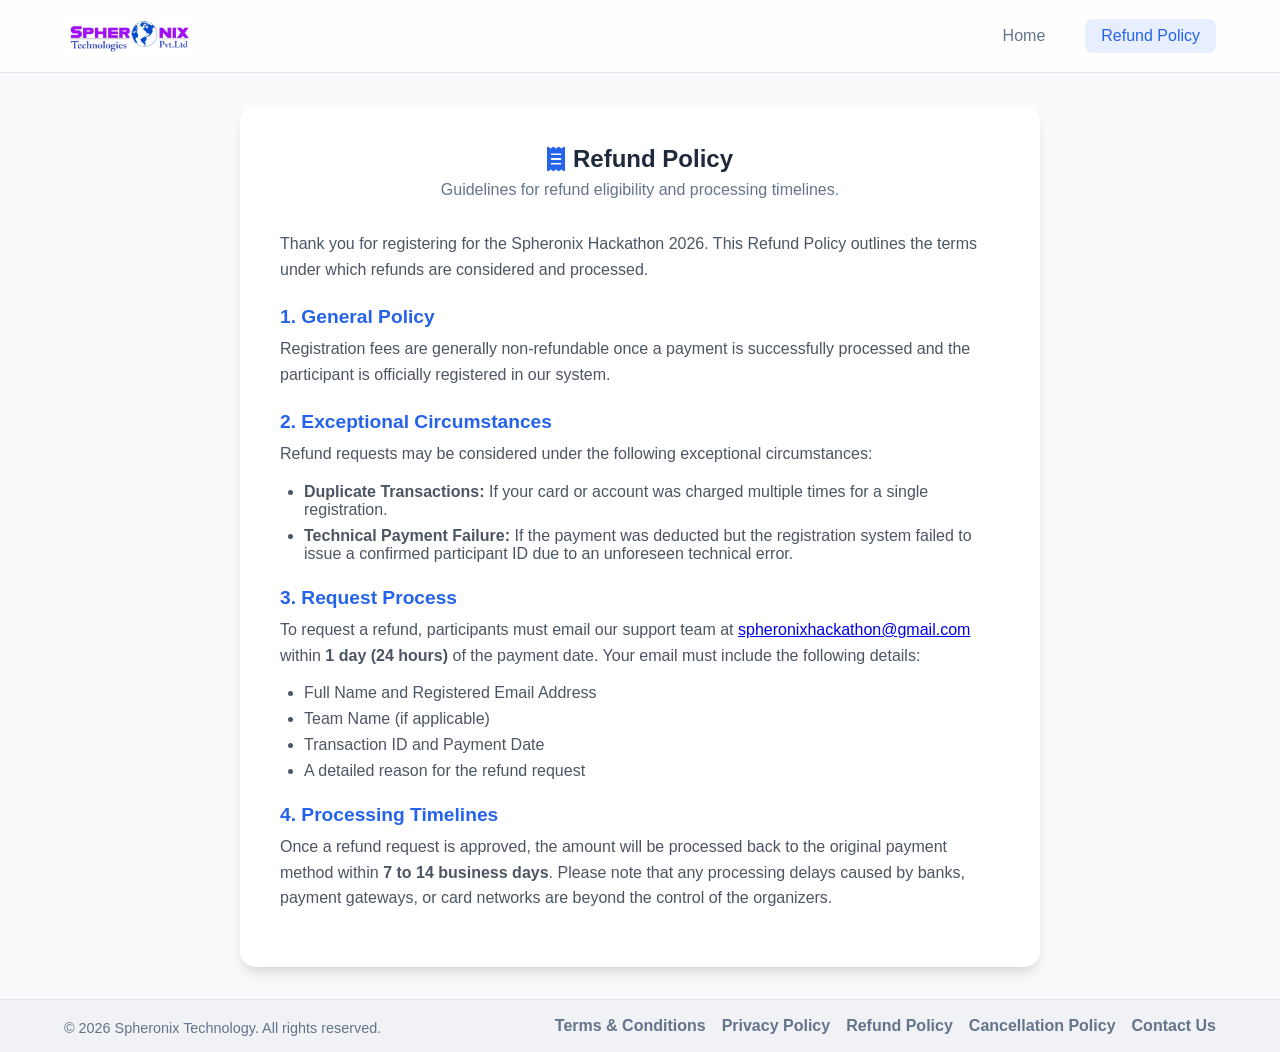
<file: static/refund-policy.html>
<!DOCTYPE html>
<html lang="en">

<head>
    <meta charset="UTF-8">
    <meta name="viewport" content="width=device-width, initial-scale=1.0">
    <title>Refund Policy - Spheronix Hackathon</title>
    <link rel="stylesheet" href="css/style.css?v=20260310-1">
    <link rel="stylesheet" href="https://cdnjs.cloudflare.com/ajax/libs/font-awesome/6.4.0/css/all.min.css">
    <style>
        .instructions-content h3 {
            color: var(--primary-color);
            margin-top: 1.5rem;
            margin-bottom: 0.5rem;
            font-size: 1.2rem;
        }

        .instructions-content p {
            margin-bottom: 1rem;
            line-height: 1.6;
            color: #4b5563;
        }

        .instructions-content ul {
            margin-bottom: 1rem;
            padding-left: 1.5rem;
            color: #4b5563;
        }

        .instructions-content li {
            margin-bottom: 0.5rem;
        }
    </style>
</head>

<body>
    <nav class="navbar">
        <div class="logo">
            <img src="images/COMPANY LOGO.jpeg" alt="Logo" style="height: 40px; border-radius: 8px;">
        </div>
        <div class="nav-links">
            <a href="new_landing.html">Home</a>
            <a href="refund-policy.html" class="active">Refund Policy</a>
        </div>
    </nav>

    <div class="container">
        <section class="view active">
            <div class="card card-large">
                <div class="step-header">
                    <h2><i class="fas fa-receipt"></i> Refund Policy</h2>
                    <p>Guidelines for refund eligibility and processing timelines.</p>
                </div>

                <div class="instructions-content" style="text-align: left;">
                    <p>Thank you for registering for the Spheronix Hackathon 2026. This Refund Policy outlines the terms
                        under which refunds are considered and processed.</p>

                    <h3>1. General Policy</h3>
                    <p>Registration fees are generally non-refundable once a payment is successfully processed and the
                        participant is officially registered in our system.</p>

                    <h3>2. Exceptional Circumstances</h3>
                    <p>Refund requests may be considered under the following exceptional circumstances:</p>
                    <ul>
                        <li><strong>Duplicate Transactions:</strong> If your card or account was charged multiple times
                            for a single registration.</li>
                        <li><strong>Technical Payment Failure:</strong> If the payment was deducted but the registration
                            system failed to issue a confirmed participant ID due to an unforeseen technical error.</li>
                    </ul>

                    <h3>3. Request Process</h3>
                    <p>To request a refund, participants must email our support team at <a
                            href="mailto:spheronixhackathon@gmail.com">spheronixhackathon@gmail.com</a> within <strong>1
                            day (24 hours)</strong> of the payment date. Your email must include the following details:
                    </p>
                    <ul>
                        <li>Full Name and Registered Email Address</li>
                        <li>Team Name (if applicable)</li>
                        <li>Transaction ID and Payment Date</li>
                        <li>A detailed reason for the refund request</li>
                    </ul>

                    <h3>4. Processing Timelines</h3>
                    <p>Once a refund request is approved, the amount will be processed back to the original payment
                        method within <strong>7 to 14 business days</strong>. Please note that any processing delays
                        caused by banks, payment gateways, or card networks are beyond the control of the organizers.
                    </p>
                </div>
            </div>
        </section>
    </div>

    <footer class="site-footer">
        <div class="footer-inner">
            <div class="footer-left">
                <p class="footer-note">© 2026 Spheronix Technology. All rights reserved.</p>
            </div>
            <div class="footer-links">
                <a href="terms-and-conditions.html" class="footer-link">Terms & Conditions</a>
                <a href="privacy-policy.html" class="footer-link">Privacy Policy</a>
                <a href="refund-policy.html" class="footer-link">Refund Policy</a>
                <a href="cancellation-policy.html" class="footer-link">Cancellation Policy</a>
                <a href="contact.html" class="footer-link">Contact Us</a>
            </div>
        </div>
    </footer>
</body>

</html>
</file>
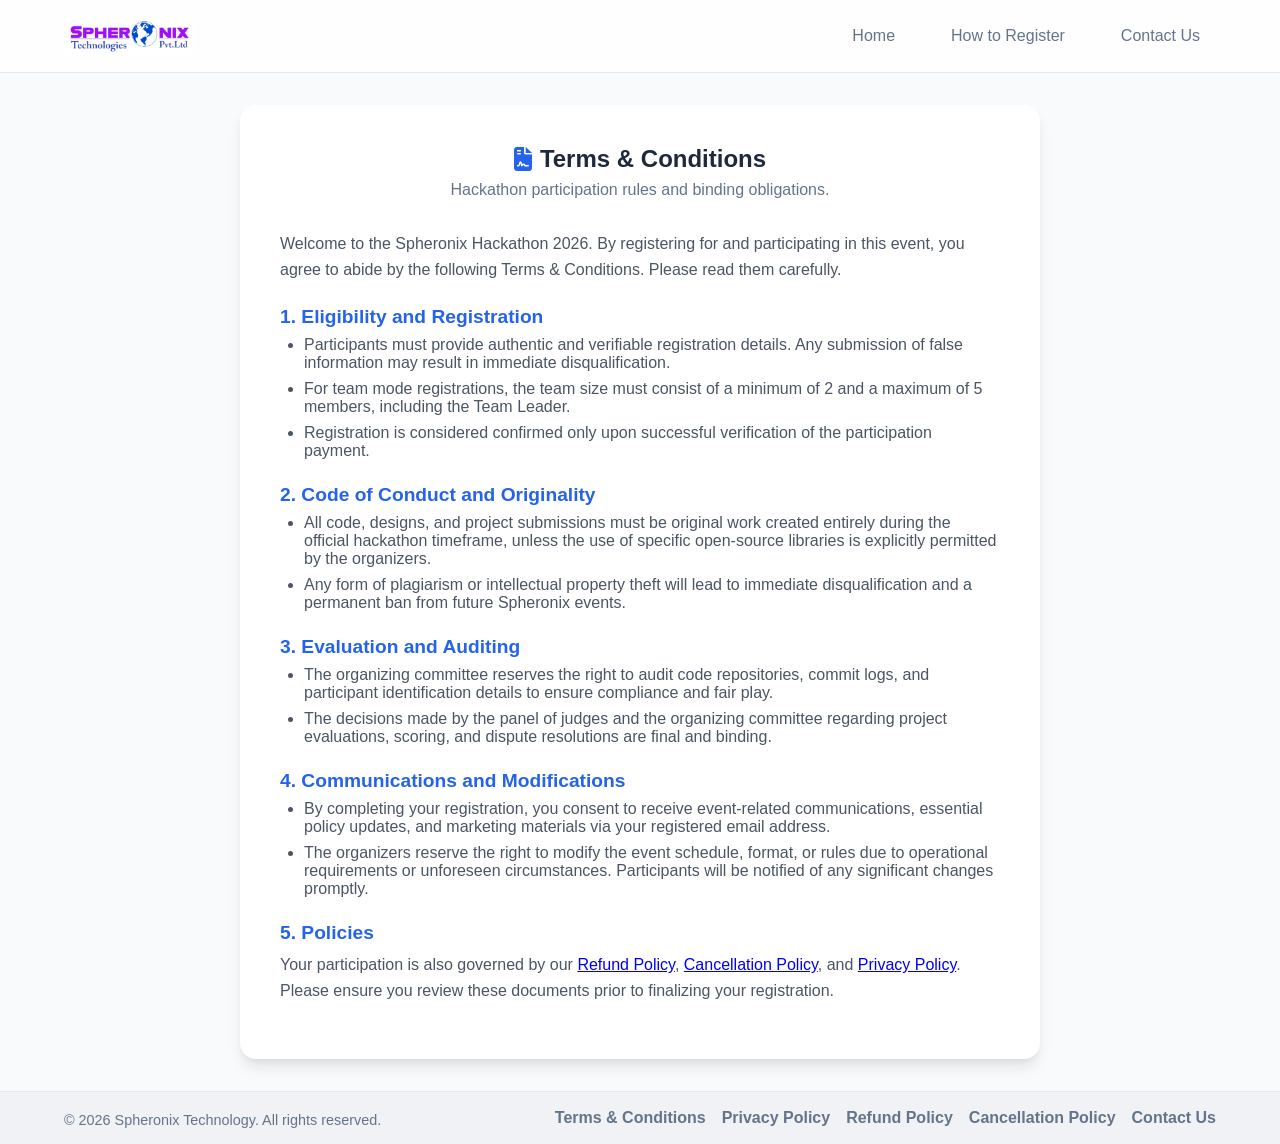
<file: static/terms-and-conditions.html>
<!DOCTYPE html>
<html lang="en">

<head>
    <meta charset="UTF-8">
    <meta name="viewport" content="width=device-width, initial-scale=1.0">
    <title>Terms and Conditions - Spheronix Hackathon</title>
    <link rel="stylesheet" href="css/style.css?v=20260310-1">
    <link rel="stylesheet" href="https://cdnjs.cloudflare.com/ajax/libs/font-awesome/6.4.0/css/all.min.css">
    <style>
        .instructions-content h3 {
            color: var(--primary-color);
            margin-top: 1.5rem;
            margin-bottom: 0.5rem;
            font-size: 1.2rem;
        }
        .instructions-content p {
            margin-bottom: 1rem;
            line-height: 1.6;
            color: #4b5563;
        }
        .instructions-content ul {
            margin-bottom: 1rem;
            padding-left: 1.5rem;
            color: #4b5563;
        }
        .instructions-content li {
            margin-bottom: 0.5rem;
        }
    </style>
</head>

<body>
    <nav class="navbar">
        <div class="logo">
            <img src="images/COMPANY LOGO.jpeg" alt="Logo" style="height: 40px; border-radius: 8px;">
        </div>
        <div class="nav-links">
            <a href="new_landing.html">Home</a>
            <a href="how-to-register.html">How to Register</a>
            <a href="contact.html">Contact Us</a>
        </div>
    </nav>

    <div class="container">
        <section class="view active">
            <div class="card card-large">
                <div class="step-header">
                    <h2><i class="fas fa-file-contract"></i> Terms & Conditions</h2>
                    <p>Hackathon participation rules and binding obligations.</p>
                </div>

                <div class="instructions-content" style="text-align: left;">
                    <p>Welcome to the Spheronix Hackathon 2026. By registering for and participating in this event, you agree to abide by the following Terms & Conditions. Please read them carefully.</p>

                    <h3>1. Eligibility and Registration</h3>
                    <ul>
                        <li>Participants must provide authentic and verifiable registration details. Any submission of false information may result in immediate disqualification.</li>
                        <li>For team mode registrations, the team size must consist of a minimum of 2 and a maximum of 5 members, including the Team Leader.</li>
                        <li>Registration is considered confirmed only upon successful verification of the participation payment.</li>
                    </ul>

                    <h3>2. Code of Conduct and Originality</h3>
                    <ul>
                        <li>All code, designs, and project submissions must be original work created entirely during the official hackathon timeframe, unless the use of specific open-source libraries is explicitly permitted by the organizers.</li>
                        <li>Any form of plagiarism or intellectual property theft will lead to immediate disqualification and a permanent ban from future Spheronix events.</li>
                    </ul>

                    <h3>3. Evaluation and Auditing</h3>
                    <ul>
                        <li>The organizing committee reserves the right to audit code repositories, commit logs, and participant identification details to ensure compliance and fair play.</li>
                        <li>The decisions made by the panel of judges and the organizing committee regarding project evaluations, scoring, and dispute resolutions are final and binding.</li>
                    </ul>

                    <h3>4. Communications and Modifications</h3>
                    <ul>
                        <li>By completing your registration, you consent to receive event-related communications, essential policy updates, and marketing materials via your registered email address.</li>
                        <li>The organizers reserve the right to modify the event schedule, format, or rules due to operational requirements or unforeseen circumstances. Participants will be notified of any significant changes promptly.</li>
                    </ul>

                    <h3>5. Policies</h3>
                    <p>Your participation is also governed by our <a href="refund-policy.html">Refund Policy</a>, <a href="cancellation-policy.html">Cancellation Policy</a>, and <a href="privacy-policy.html">Privacy Policy</a>. Please ensure you review these documents prior to finalizing your registration.</p>
                </div>
            </div>
        </section>
    </div>

    <footer class="site-footer">
        <div class="footer-inner">
            <div class="footer-left">
                <p class="footer-note">© 2026 Spheronix Technology. All rights reserved.</p>
            </div>
            <div class="footer-links">
                <a href="terms-and-conditions.html" class="footer-link">Terms & Conditions</a>
                <a href="privacy-policy.html" class="footer-link">Privacy Policy</a>
                <a href="refund-policy.html" class="footer-link">Refund Policy</a>
                <a href="cancellation-policy.html" class="footer-link">Cancellation Policy</a>
                <a href="contact.html" class="footer-link">Contact Us</a>
            </div>
        </div>
    </footer>
</body>

</html>
</file>
<file: static/css/style.css>
/* ================================
   Spheronix Hackathon - Stylesheet
   ================================ */

    :root {
        --primary-color: #2563eb;
        --primary-hover: #1d4ed8;
        --primary-light: rgba(37, 99, 235, 0.1);
        --secondary-color: #64748b;
        --accent-color: #8b5cf6;
        --background-color: #f8fafc;
        --card-bg: #ffffff;
        --text-dark: #1e293b;
        --text-light: #64748b;
        --text-muted: #94a3b8;
        --white: #ffffff;
        --error: #ef4444;
        --error-light: #fef2f2;
        --success: #22c55e;
        --success-light: #f0fdf4;
        --warning: #f59e0b;
        --warning-light: #fffbeb;
        --border-color: #e2e8f0;
        --border-radius: 12px;
        --border-radius-lg: 16px;
        --shadow-sm: 0 1px 2px 0 rgba(0, 0, 0, 0.05);
        --shadow: 0 10px 15px -3px rgba(0, 0, 0, 0.1), 0 4px 6px -2px rgba(0, 0, 0, 0.05);
        --shadow-lg: 0 25px 50px -12px rgba(0, 0, 0, 0.25);
        --transition: all 0.3s ease;
    }

    * {
        margin: 0;
        padding: 0;
        box-sizing: border-box;
        font-family: 'Poppins', sans-serif;
    }

    body {
        background-color: var(--background-color);
        color: var(--text-dark);
        min-height: 100vh;
        display: flex;
        flex-direction: column;
        overflow-x: hidden;
    }

    /* Background Shapes */
    .background-shapes {
        position: fixed;
        top: 0;
        left: 0;
        width: 100%;
        height: 100%;
        z-index: -1;
        overflow: hidden;
        pointer-events: none;
    }

    .shape {
        position: absolute;
        border-radius: 50%;
        filter: blur(100px);
        opacity: 0.5;
    }

    .shape-1 {
        top: -150px;
        right: -150px;
        width: 600px;
        height: 600px;
        background: rgba(37, 99, 235, 0.25);
        animation: float 20s ease-in-out infinite;
    }

    .shape-2 {
        bottom: -150px;
        left: -150px;
        width: 500px;
        height: 500px;
        background: rgba(139, 92, 246, 0.2);
        animation: float 25s ease-in-out infinite reverse;
    }

    .shape-3 {
        top: 50%;
        left: 50%;
        width: 400px;
        height: 400px;
        background: rgba(34, 197, 94, 0.1);
        transform: translate(-50%, -50%);
        animation: pulse 15s ease-in-out infinite;
    }

    @keyframes float {

        0%,
        100% {
            transform: translateY(0) rotate(0deg);
        }

        50% {
            transform: translateY(-30px) rotate(5deg);
        }
    }

    @keyframes pulse {

        0%,
        100% {
            transform: translate(-50%, -50%) scale(1);
            opacity: 0.1;
        }

        50% {
            transform: translate(-50%, -50%) scale(1.1);
            opacity: 0.2;
        }
    }

    /* ============ Navigation ============ */
    .navbar {
        padding: 1rem 5%;
        display: flex;
        justify-content: space-between;
        align-items: center;
        background: rgba(255, 255, 255, 0.8);
        backdrop-filter: blur(10px);
        border-bottom: 1px solid var(--border-color);
        position: sticky;
        top: 0;
        z-index: 100;
    }

    .logo {
        font-size: 1.4rem;
        font-weight: 700;
        color: var(--primary-color);
        display: flex;
        align-items: center;
        gap: 0.5rem;
    }

    .logo i {
        font-size: 1.6rem;
    }

    .nav-links {
        display: flex;
        gap: 1.5rem;
    }

    .nav-links a {
        text-decoration: none;
        color: var(--text-light);
        font-weight: 500;
        padding: 0.5rem 1rem;
        border-radius: 8px;
        transition: var(--transition);
    }

    .nav-links a:hover,
    .nav-links a.active {
        color: var(--primary-color);
        background: var(--primary-light);
    }

    /* ============ Container & Views ============ */
    .container {
        flex: 1;
        display: flex;
        justify-content: center;
        align-items: flex-start;
        padding: 2rem;
        min-height: calc(100vh - 80px);
    }

    .view {
        width: 100%;
        max-width: 1200px;
        transition: opacity 0.4s ease-in-out, transform 0.4s ease-in-out;
    }

    .hidden {
        display: none !important;
        opacity: 0;
    }

    .active {
        display: block;
        opacity: 1;
    }

    /* ============ Landing Page ============ */
    .landing-content {
        text-align: center;
        max-width: 900px;
        margin: 0 auto;
        padding: 4rem 2rem;
    }

    .hackathon-badge {
        display: inline-flex;
        align-items: center;
        gap: 0.5rem;
        background: linear-gradient(135deg, var(--primary-color), var(--accent-color));
        color: var(--white);
        padding: 0.75rem 1.5rem;
        border-radius: 50px;
        font-weight: 600;
        font-size: 0.9rem;
        margin-bottom: 2rem;
        animation: pulse-badge 2s ease-in-out infinite;
    }

    @keyframes pulse-badge {

        0%,
        100% {
            box-shadow: 0 0 0 0 rgba(37, 99, 235, 0.4);
        }

        50% {
            box-shadow: 0 0 0 15px rgba(37, 99, 235, 0);
        }
    }

    .landing-content h1 {
        font-size: 3.5rem;
        line-height: 1.2;
        margin-bottom: 1.5rem;
        color: var(--text-dark);
    }

    .highlight {
        color: var(--primary-color);
        background: linear-gradient(120deg, var(--primary-light) 0%, var(--primary-light) 100%);
        background-repeat: no-repeat;
        background-size: 100% 40%;
        background-position: 0 90%;
    }

    .subtitle {
        font-size: 1.25rem;
        color: var(--text-light);
        margin-bottom: 2.5rem;
        max-width: 600px;
        margin-left: auto;
        margin-right: auto;
    }

    .cta-buttons {
        display: flex;
        justify-content: center;
        gap: 1rem;
        margin-bottom: 3rem;
        flex-wrap: wrap;
    }

    .event-info {
        display: flex;
        justify-content: center;
        gap: 3rem;
        flex-wrap: wrap;
    }

    .info-item {
        display: flex;
        align-items: center;
        gap: 0.75rem;
        color: var(--text-light);
        font-size: 0.95rem;
    }

    .info-item i {
        color: var(--primary-color);
        font-size: 1.25rem;
    }

    /* ============ Buttons ============ */
    .btn {
        border: none;
        cursor: pointer;
        font-size: 1rem;
        font-weight: 500;
        line-height: 1.2;
        padding: 0.75rem 1.25rem;
        min-height: 42px;
        border-radius: 50px;
        transition: var(--transition);
        display: inline-flex;
        align-items: center;
        justify-content: center;
        gap: 0.5rem;
        text-decoration: none;
        white-space: nowrap;
    }

    .btn:disabled {
        opacity: 0.65;
        cursor: not-allowed;
        transform: none;
        box-shadow: none;
    }

    .btn-primary {
        background: linear-gradient(135deg, var(--primary-color), var(--primary-hover));
        color: var(--white);
        box-shadow: 0 4px 15px rgba(37, 99, 235, 0.3);
    }

    .btn-primary:hover {
        transform: translateY(-2px);
        box-shadow: 0 8px 25px rgba(37, 99, 235, 0.4);
    }

    .btn-secondary {
        background: var(--white);
        color: var(--text-dark);
        border: 2px solid var(--border-color);
    }

    .btn-secondary:hover {
        background: var(--background-color);
        border-color: var(--primary-color);
        color: var(--primary-color);
    }

    .btn-large {
        padding: 1rem 2.5rem;
        font-size: 1.1rem;
    }

    .btn-block {
        width: 100%;
        padding: 1rem;
    }

    .btn-small {
        padding: 0.5rem 1rem;
        font-size: 0.9rem;
    }

    .btn-google {
        background: var(--white);
        color: #333;
        border: 2px solid var(--border-color);
        padding: 1rem 2rem;
        width: 100%;
        max-width: 320px;
    }

    .btn-google:hover {
        background: #f8f8f8;
        border-color: #ccc;
        box-shadow: var(--shadow-sm);
    }

    .btn-google i {
        color: #4285f4;
        font-size: 1.2rem;
    }

    .btn-success {
        background: linear-gradient(135deg, #16a34a, #15803d);
        color: var(--white);
        box-shadow: 0 4px 15px rgba(21, 128, 61, 0.28);
    }

    .btn-success:hover {
        transform: translateY(-2px);
        box-shadow: 0 8px 22px rgba(21, 128, 61, 0.34);
    }

    /* ============ Cards ============ */
    .card {
        background: var(--card-bg);
        padding: 2.5rem;
        border-radius: var(--border-radius-lg);
        box-shadow: var(--shadow);
        max-width: 550px;
        width: 100%;
        margin: 0 auto;
        position: relative;
    }

    .card-large {
        max-width: 800px;
    }

    .back-btn {
        position: absolute;
        top: 1.5rem;
        left: 1.5rem;
        background: none;
        border: none;
        color: var(--text-light);
        cursor: pointer;
        font-size: 0.9rem;
        display: flex;
        align-items: center;
        gap: 0.5rem;
        transition: var(--transition);
    }

    .back-btn:hover {
        color: var(--primary-color);
    }

    /* ============ Progress Bar ============ */
    .progress-bar {
        display: flex;
        justify-content: center;
        align-items: center;
        margin-bottom: 2.5rem;
        padding-top: 1rem;
    }

    .progress-bar .step {
        display: flex;
        flex-direction: column;
        align-items: center;
        gap: 0.5rem;
        color: var(--text-muted);
        font-size: 0.85rem;
        position: relative;
        z-index: 1;
    }

    .progress-bar .circle {
        width: 36px;
        height: 36px;
        background: var(--border-color);
        border-radius: 50%;
        display: flex;
        justify-content: center;
        align-items: center;
        font-weight: 600;
        font-size: 0.9rem;
        transition: var(--transition);
    }

    .progress-bar .step.active {
        color: var(--primary-color);
    }

    .progress-bar .step.active .circle {
        background: var(--primary-color);
        color: var(--white);
        box-shadow: 0 0 0 4px var(--primary-light);
    }

    .progress-bar .step.completed .circle {
        background: var(--success);
        color: var(--white);
    }

    .progress-bar .line {
        width: 80px;
        height: 3px;
        background: var(--border-color);
        margin: 0 0.5rem;
        margin-bottom: 1.5rem;
        border-radius: 2px;
        transition: var(--transition);
    }

    .progress-bar .line.active {
        background: var(--primary-color);
    }

    /* ============ Step Content ============ */
    .step-content {
        transition: opacity 0.3s ease, transform 0.3s ease;
    }

    .hidden-step {
        display: none;
        opacity: 0;
        transform: translateX(20px);
    }

    .active-step {
        display: block;
        opacity: 1;
        transform: translateX(0);
    }

    .step-header {
        text-align: center;
        margin-bottom: 2rem;
    }

    .step-header h2 {
        font-size: 1.5rem;
        margin-bottom: 0.5rem;
        display: flex;
        align-items: center;
        justify-content: center;
        gap: 0.5rem;
    }

    .step-header h2 i {
        color: var(--primary-color);
    }

    .step-header p {
        color: var(--text-light);
        margin: 0;
    }

    /* ============ Auth Box ============ */
    .auth-box {
        display: flex;
        flex-direction: column;
        align-items: center;
        gap: 1.5rem;
        padding: 2rem 0;
    }

    .auth-note {
        font-size: 0.85rem;
        color: var(--success);
        display: flex;
        align-items: center;
        gap: 0.5rem;
    }

    /* ============ Messages ============ */
    .error-message,
    .warning-message {
        padding: 1rem;
        border-radius: 8px;
        margin-top: 1rem;
        display: flex;
        align-items: center;
        gap: 0.5rem;
        font-size: 0.9rem;
    }

    .error-message {
        background: var(--error-light);
        color: var(--error);
        border: 1px solid var(--error);
    }

    .warning-message {
        background: var(--warning-light);
        color: var(--warning);
        border: 1px solid var(--warning);
    }

    /* ============ Forms ============ */
    .form-row {
        display: grid;
        grid-template-columns: 1fr 1fr;
        gap: 1rem;
    }

    .form-group {
        margin-bottom: 1.25rem;
        text-align: left;
        position: relative;
    }

    label {
        display: block;
        margin-bottom: 0.5rem;
        font-size: 0.9rem;
        font-weight: 500;
        color: var(--text-dark);
    }

    .badge {
        font-size: 0.7rem;
        background: var(--border-color);
        padding: 0.2rem 0.5rem;
        border-radius: 4px;
        margin-left: 0.5rem;
        color: var(--text-light);
        font-weight: 400;
    }

    .badge-success {
        background: var(--success-light);
        color: var(--success);
    }

    input,
    select,
    textarea {
        width: 100%;
        padding: 0.85rem 1rem;
        border: 2px solid var(--border-color);
        border-radius: 8px;
        font-size: 0.95rem;
        transition: var(--transition);
        outline: none;
        background: var(--white);
    }

    input:focus,
    select:focus,
    textarea:focus {
        border-color: var(--primary-color);
        box-shadow: 0 0 0 3px var(--primary-light);
    }

    .readonly-input {
        background-color: var(--background-color);
        color: var(--text-light);
        cursor: not-allowed;
    }

    .error-text {
        color: var(--error);
        font-size: 0.8rem;
        margin-top: 0.3rem;
        display: block;
        min-height: 1.2em;
    }

    .helper-text {
        color: var(--success);
        font-size: 0.8rem;
        margin-top: 0.3rem;
        display: block;
    }

    .hidden-select {
        position: absolute;
        width: 1px;
        height: 1px;
        padding: 0;
        margin: -1px;
        border: 0;
        overflow: hidden;
        clip: rect(0, 0, 0, 0);
    }

    .college-selector {
        position: relative;
    }

    .college-dropdown {
        position: absolute;
        top: calc(100% + 6px);
        left: 0;
        right: 0;
        max-height: 260px;
        overflow-y: auto;
        background: var(--white);
        border: 1px solid var(--border-color);
        border-radius: 10px;
        box-shadow: var(--shadow);
        z-index: 20;
    }

    .college-option {
        width: 100%;
        text-align: left;
        border: none;
        background: transparent;
        padding: 0.75rem 1rem;
        cursor: pointer;
        font-size: 0.92rem;
        color: var(--text-dark);
    }

    .college-option:hover {
        background: var(--primary-light);
    }

    .college-option.active {
        background: var(--primary-light);
        color: var(--primary-color);
    }

    .college-option.no-results {
        color: var(--text-muted);
        cursor: default;
    }

    #other-college-wrapper {
        margin-top: 0.75rem;
    }

    /* ============ Participation Options ============ */
    .participation-options {
        display: grid;
        grid-template-columns: 1fr 1fr;
        gap: 1rem;
    }

    .radio-card {
        cursor: pointer;
    }

    .radio-card input {
        display: none;
    }

    .radio-content {
        padding: 1.25rem;
        border: 2px solid var(--border-color);
        border-radius: 12px;
        text-align: center;
        transition: var(--transition);
    }

    .radio-content i {
        font-size: 2rem;
        color: var(--text-light);
        margin-bottom: 0.5rem;
        display: block;
    }

    .radio-content span {
        display: block;
        font-weight: 600;
        color: var(--text-dark);
    }

    .radio-content small {
        color: var(--text-muted);
        font-size: 0.8rem;
    }

    .radio-card input:checked+.radio-content {
        border-color: var(--primary-color);
        background: var(--primary-light);
    }

    .radio-card input:checked+.radio-content i {
        color: var(--primary-color);
    }

    /* ============ Team Section ============ */
    .team-info {
        background: var(--background-color);
        padding: 1.5rem;
        border-radius: 12px;
        margin-bottom: 1.5rem;
    }

    .team-leader-info {
        background: var(--success-light);
        padding: 1rem 1.5rem;
        border-radius: 8px;
        margin-bottom: 1.5rem;
        border-left: 4px solid var(--success);
    }

    .team-leader-info h4 {
        color: var(--success);
        margin-bottom: 0.25rem;
        display: flex;
        align-items: center;
        gap: 0.5rem;
    }

    .team-leader-info p {
        color: var(--text-dark);
        margin: 0;
        font-size: 0.9rem;
    }

    #team-members-container h4 {
        margin-bottom: 1rem;
        display: flex;
        align-items: center;
        gap: 0.5rem;
    }

    .team-member-card {
        background: var(--background-color);
        padding: 1.5rem;
        border-radius: 12px;
        margin-bottom: 1rem;
        border: 1px solid var(--border-color);
    }

    .member-header {
        display: flex;
        justify-content: space-between;
        align-items: center;
        margin-bottom: 1rem;
        padding-bottom: 0.75rem;
        border-bottom: 1px solid var(--border-color);
    }

    .member-header span {
        font-weight: 600;
        color: var(--text-dark);
    }

    .btn-remove-member {
        background: var(--error-light);
        color: var(--error);
        border: none;
        width: 28px;
        height: 28px;
        border-radius: 50%;
        cursor: pointer;
        transition: var(--transition);
    }

    .btn-remove-member:hover {
        background: var(--error);
        color: var(--white);
    }

    .form-actions {
        display: flex;
        gap: 1rem;
        margin-top: 2rem;
    }

    .form-actions .btn {
        flex: 1;
        padding: 1rem;
    }

    .btn-group {
        display: flex;
        gap: 0.75rem;
        margin-top: 1.25rem;
    }

    .btn-group .btn {
        flex: 1;
    }

    /* ============ Success View ============ */
    .success-message {
        text-align: center;
        padding: 2rem 0;
    }

    .check-icon {
        width: 80px;
        height: 80px;
        background: linear-gradient(135deg, var(--success), #16a34a);
        color: white;
        font-size: 2.5rem;
        border-radius: 50%;
        display: flex;
        justify-content: center;
        align-items: center;
        margin: 0 auto 1.5rem auto;
        animation: pop-in 0.5s ease;
    }

    @keyframes pop-in {
        0% {
            transform: scale(0);
        }

        70% {
            transform: scale(1.1);
        }

        100% {
            transform: scale(1);
        }
    }

    .user-summary {
        background: var(--background-color);
        padding: 1.5rem;
        border-radius: 12px;
        text-align: left;
        margin: 1.5rem 0;
    }

    .challenge-card {
        margin: 0 0 1.5rem 0;
        padding: 1.5rem;
        border-radius: 14px;
        background: linear-gradient(135deg, #f8fbff, #eef5ff);
        border: 1px solid #d7e6ff;
        text-align: left;
    }

    .challenge-card-header {
        display: flex;
        justify-content: space-between;
        align-items: center;
        gap: 0.75rem;
        margin-bottom: 0.85rem;
        flex-wrap: wrap;
    }

    .challenge-eyebrow {
        font-size: 0.82rem;
        font-weight: 700;
        letter-spacing: 0.08em;
        text-transform: uppercase;
        color: var(--primary-color);
    }

    /* .challenge-difficulty removed — difficulty is not displayed in UI */

    .challenge-card h3 {
        margin-bottom: 0.65rem;
        font-size: 1.2rem;
        color: var(--text-dark);
    }

    .challenge-card p {
        margin: 0;
        color: var(--text-light);
        line-height: 1.7;
    }

    .summary-item {
        display: flex;
        justify-content: space-between;
        padding: 0.5rem 0;
        border-bottom: 1px solid var(--border-color);
    }

    .summary-item:last-child {
        border-bottom: none;
    }

    .summary-item .label {
        color: var(--text-light);
        font-size: 0.9rem;
    }

    .summary-item .value {
        font-weight: 600;
        color: var(--text-dark);
    }

    .team-members-section {
        margin-top: 1.5rem;
        padding-top: 1.5rem;
        border-top: 2px solid var(--border-color);
    }

    .team-members-section h3 {
        color: var(--primary-color);
        font-size: 1.1rem;
        margin-bottom: 1rem;
        display: flex;
        align-items: center;
        gap: 0.5rem;
    }

    .team-ids-list {
        list-style: none;
        padding: 0;
        margin: 0;
    }

    .team-ids-list li {
        padding: 0.75rem;
        margin-bottom: 0.5rem;
        background: white;
        border-radius: 8px;
        border-left: 3px solid var(--primary-color);
        font-size: 0.95rem;
    }

    .team-ids-list li strong {
        color: var(--text-dark);
        display: inline-block;
        min-width: 200px;
    }

    .info-note {
        color: var(--text-light);
        font-size: 0.9rem;
        margin-bottom: 1.5rem;
    }

    .info-note i {
        color: var(--primary-color);
    }

    /* ============ Results View ============ */
    #result-display {
        margin-top: 2rem;
    }

    .result-card {
        background: var(--background-color);
        border-radius: 12px;
        overflow: hidden;
    }

    .result-status {
        padding: 1.5rem;
        text-align: center;
        font-size: 1.25rem;
        font-weight: 700;
        color: var(--white);
    }

    .result-status.selected {
        background: linear-gradient(135deg, var(--success), #16a34a);
    }

    .result-status.not-selected {
        background: linear-gradient(135deg, var(--error), #dc2626);
    }

    .result-status.pending {
        background: linear-gradient(135deg, var(--warning), #d97706);
    }

    .result-details {
        padding: 1.5rem;
    }

    .result-details p {
        padding: 0.5rem 0;
        border-bottom: 1px solid var(--border-color);
        margin: 0;
        color: var(--text-dark);
    }

    .result-details p:last-child {
        border-bottom: none;
    }

    .result-details strong {
        color: var(--text-light);
        font-weight: 500;
    }

    /* ============ Dashboard Table Styles ============ */
    .admin-header {
        display: flex;
        justify-content: space-between;
        align-items: center;
        margin-bottom: 2rem;
        flex-wrap: wrap;
        gap: 1rem;
    }

    .stats-grid {
        display: grid;
        grid-template-columns: repeat(auto-fit, minmax(200px, 1fr));
        gap: 1.5rem;
        margin-bottom: 2rem;
    }

    .stat-card {
        background: var(--white);
        padding: 1.5rem;
        border-radius: 12px;
        box-shadow: var(--shadow-sm);
        border-left: 4px solid var(--primary-color);
    }

    .stat-card.success {
        border-left-color: var(--success);
    }

    .stat-card.warning {
        border-left-color: var(--warning);
    }

    .stat-card.accent {
        border-left-color: var(--accent-color);
    }

    .stat-card h3 {
        font-size: 2rem;
        color: var(--text-dark);
        margin-bottom: 0.25rem;
    }

    .stat-card p {
        color: var(--text-light);
        font-size: 0.9rem;
        margin: 0;
    }

    .data-table {
        width: 100%;
        background: var(--white);
        border-radius: 12px;
        overflow: hidden;
        box-shadow: var(--shadow-sm);
    }

    .data-table table {
        width: 100%;
        border-collapse: collapse;
    }

    .data-table th,
    .data-table td {
        padding: 1rem;
        text-align: left;
        border-bottom: 1px solid var(--border-color);
    }

    .data-table th {
        background: var(--background-color);
        font-weight: 600;
        color: var(--text-dark);
        font-size: 0.85rem;
        text-transform: uppercase;
        letter-spacing: 0.5px;
    }

    .data-table td {
        font-size: 0.9rem;
        color: var(--text-dark);
    }

    .data-table tr:hover {
        background: var(--background-color);
    }

    .status-badge {
        padding: 0.25rem 0.75rem;
        border-radius: 50px;
        font-size: 0.8rem;
        font-weight: 500;
    }

    .status-badge.selected {
        background: var(--success-light);
        color: var(--success);
    }

    .status-badge.rejected {
        background: var(--error-light);
        color: var(--error);
    }

    .status-badge.pending {
        background: var(--warning-light);
        color: var(--warning);
    }

    .action-btns {
        display: flex;
        gap: 0.5rem;
    }

    .action-btn {
        width: 32px;
        height: 32px;
        border: none;
        border-radius: 6px;
        cursor: pointer;
        transition: var(--transition);
        display: flex;
        align-items: center;
        justify-content: center;
    }

    .action-btn.approve {
        background: var(--success-light);
        color: var(--success);
    }

    .action-btn.approve:hover {
        background: var(--success);
        color: var(--white);
    }

    .action-btn.reject {
        background: var(--error-light);
        color: var(--error);
    }

    .action-btn.reject:hover {
        background: var(--error);
        color: var(--white);
    }

    /* ============ Responsive Design ============ */
    @media (max-width: 768px) {
        .navbar {
            flex-direction: column;
            gap: 1rem;
            padding: 1rem;
        }

        .nav-links {
            gap: 0.5rem;
            flex-wrap: wrap;
            justify-content: center;
        }

        .nav-links a {
            padding: 0.4rem 0.75rem;
            font-size: 0.9rem;
        }

        .summary-item {
            display: block !important;
            padding: 0.8rem 0;
        }

        .summary-item .label {
            display: block;
            margin-bottom: 0.2rem;
            font-size: 0.85rem;
            color: var(--text-light);
        }

        .summary-item .value {
            display: block;
            word-break: break-all;
            overflow-wrap: anywhere;
            font-size: 0.95rem;
            font-weight: 600;
            color: var(--text-dark);
            text-align: left;
        }

        .landing-content h1 {
            font-size: 2rem;
        }

        .cta-buttons {
            flex-direction: column;
            align-items: center;
        }

        .btn-large {
            width: 100%;
            max-width: 300px;
        }

        .event-info {
            gap: 1.5rem;
        }

        .card {
            padding: 1.5rem;
            margin: 0 0.5rem;
        }

        .form-row {
            grid-template-columns: 1fr;
        }

        .participation-options {
            grid-template-columns: 1fr;
        }

        .progress-bar .line {
            width: 40px;
        }

        .form-actions {
            flex-direction: column;
        }

        .stats-grid {
            grid-template-columns: 1fr 1fr;
        }

        .data-table {
            overflow-x: auto;
        }

        /* Team member card responsive */
        .team-member-card .form-row {
            grid-template-columns: 1fr;
        }

        /* Admin dashboard responsive */
        .admin-header {
            flex-direction: column;
            text-align: center;
        }

        .toolbar {
            flex-direction: column;
        }

        .search-box {
            min-width: 100%;
        }

        .filter-select {
            width: 100%;
        }
    }

    @media (max-width: 480px) {
        .landing-content {
            padding: 2rem 1rem;
        }

        .landing-content h1 {
            font-size: 1.75rem;
        }

        .subtitle {
            font-size: 1rem;
        }

        .stats-grid {
            grid-template-columns: 1fr;
        }

        .progress-bar {
            transform: scale(0.9);
        }

        .progress-bar .line {
            width: 30px;
        }

        .step-header h2 {
            font-size: 1.25rem;
        }
    }

    /* ============ Additional Utility Classes ============ */
    .full-width {
        grid-column: 1 / -1;
    }

    .college-info-text {
        font-size: 0.9rem;
        color: var(--text-light);
        margin-top: 0.5rem;
        display: flex;
        align-items: center;
        gap: 1rem;
        flex-wrap: wrap;
    }

    .college-info-text i {
        color: var(--primary-color);
    }

    /* GitHub link styles */
    .github-link {
        color: var(--primary-color);
        text-decoration: none;
        display: inline-flex;
        align-items: center;
        gap: 0.3rem;
        transition: var(--transition);
    }

    .github-link:hover {
        text-decoration: underline;
        color: var(--primary-hover);
    }

    /* Loading states */
    .loading-overlay {
        position: fixed;
        top: 0;
        left: 0;
        right: 0;
        bottom: 0;
        background: rgba(255, 255, 255, 0.8);
        display: flex;
        align-items: center;
        justify-content: center;
        z-index: 1000;
    }

    .loading-spinner {
        width: 50px;
        height: 50px;
        border: 3px solid var(--border-color);
        border-top-color: var(--primary-color);
        border-radius: 50%;
        animation: spin 1s linear infinite;
    }

    @keyframes spin {
        to {
            transform: rotate(360deg);
        }
    }

    /* Form validation highlight */
    input.error,
    select.error {
        border-color: var(--error);
    }

    input.success,
    select.success {
        border-color: var(--success);
    }

    /* Team member badge in step 3 */
    .member-badge {
        background: var(--primary-light);
        color: var(--primary-color);
        padding: 0.25rem 0.75rem;
        border-radius: 50px;
        font-size: 0.8rem;
        font-weight: 500;
    }

    /* ============ Footer ============ */
    .site-footer {
        background: rgba(15, 23, 42, 0.03);
        border-top: 1px solid var(--border-color);
        padding: 1rem 5%;
    }

    .site-footer .footer-inner {
        max-width: 1200px;
        margin: 0 auto;
        display: flex;
        align-items: center;
        justify-content: space-between;
        gap: 1rem;
        flex-wrap: wrap;
    }

    .site-footer .footer-left .logo {
        font-weight: 700;
        color: var(--primary-color);
        display: flex;
        align-items: center;
        gap: 0.5rem;
    }

    .site-footer .footer-note {
        color: var(--text-light);
        font-size: 0.9rem;
        margin-top: 0.25rem;
    }

    .site-footer .footer-links {
        display: flex;
        gap: 1rem;
    }

    .site-footer .footer-link {
        color: var(--text-light);
        text-decoration: none;
        font-weight: 600;
        transition: var(--transition);
    }

    .site-footer .footer-link:hover {
        color: var(--primary-color);
    }

    @media (max-width: 600px) {
        .site-footer .footer-inner {
            flex-direction: column;
            align-items: flex-start;
        }

        .site-footer .footer-links {
            width: 100%;
            justify-content: flex-start;
        }
    }

    /* Improved table styles */
    table {
        border-collapse: separate;
        border-spacing: 0;
    }

    th:first-child {
        border-top-left-radius: 8px;
    }

    th:last-child {
        border-top-right-radius: 8px;
    }

    /* Scrollbar styles */
    ::-webkit-scrollbar {
        width: 8px;
        height: 8px;
    }

    ::-webkit-scrollbar-track {
        background: var(--background-color);
        border-radius: 4px;
    }

    ::-webkit-scrollbar-thumb {
        background: var(--border-color);
        border-radius: 4px;
    }

    ::-webkit-scrollbar-thumb:hover {
        background: var(--text-muted);
    }

    /* Fix for overlapping elements */
    .card {
        position: relative;
        z-index: 1;
    }

    .step-content {
        position: relative;
    }

    /* Ensure proper flex layout */
    .form-group {
        display: flex;
        flex-direction: column;
    }

    /* Input group with icon */
    .input-with-icon {
        position: relative;
    }

    .input-with-icon input {
        padding-left: 2.5rem;
    }

    .input-with-icon i {
        position: absolute;
        left: 1rem;
        top: 50%;
        transform: translateY(-50%);
        color: var(--text-muted);
    }

    .terms-box {
        display: flex;
        flex-direction: column;
        gap: 0.75rem;
        margin: 0.25rem 0 1.25rem 0;
        padding: 1rem;
        border: 1px solid var(--border-color);
        border-radius: 10px;
        background: var(--background-color);
    }

    .terms-check {
        display: flex;
        align-items: center;
        gap: 0.6rem;
        font-size: 0.9rem;
        color: var(--text-dark);
    }

    .terms-check input {
        width: auto;
    }

    .terms-status {
        display: inline-flex;
        align-items: center;
        gap: 0.4rem;
        width: fit-content;
        padding: 0.35rem 0.7rem;
        border-radius: 999px;
        font-size: 0.82rem;
        font-weight: 600;
        border: 1px solid transparent;
    }

    .terms-status.pending {
        background: var(--warning-light);
        color: #92400e;
        border-color: #fcd34d;
    }

    .terms-status.accepted {
        background: var(--success-light);
        color: #166534;
        border-color: #86efac;
    }

    .terms-status.rejected {
        background: var(--error-light);
        color: #991b1b;
        border-color: #fca5a5;
    }

    .modal-overlay {
        position: fixed;
        inset: 0;
        z-index: 1000;
        background: rgba(15, 23, 42, 0.5);
        display: flex;
        align-items: center;
        justify-content: center;
        padding: 1rem;
    }

    .modal-card {
        width: min(680px, 100%);
        max-height: 80vh;
        overflow-y: auto;
        background: var(--white);
        border-radius: 12px;
        box-shadow: var(--shadow-lg);
        padding: 1.25rem;
    }

    .modal-card h3 {
        display: flex;
        align-items: center;
        gap: 0.5rem;
        margin-bottom: 1rem;
        color: var(--primary-color);
    }

    .modal-body {
        display: grid;
        gap: 0.65rem;
        color: var(--text-dark);
        font-size: 0.95rem;
    }

    .modal-actions {
        margin-top: 1rem;
        padding-top: 0.85rem;
        border-top: 1px solid var(--border-color);
        display: flex;
        align-items: center;
        justify-content: flex-end;
        gap: 0.75rem;
    }

    .modal-actions .btn {
        min-width: 108px;
    }

    @media (max-width: 640px) {

        .btn-group,
        .modal-actions {
            flex-direction: column;
            align-items: stretch;
        }


        .modal-actions .btn,
        .btn-group .btn {
            width: 100%;
        }
    }

    /* ============ Toast Notification (Live Updates) ============ */
    .toast {
        position: fixed;
        bottom: 2rem;
        right: 2rem;
        background: var(--white);
        border-radius: 12px;
        box-shadow: 0 10px 40px rgba(0, 0, 0, 0.15);
        display: flex;
        align-items: flex-start;
        gap: 1rem;
        padding: 1.25rem;
        width: min(350px, calc(100vw - 4rem));
        z-index: 9999;
        transform: translateX(120%);
        opacity: 0;
        transition: transform 0.4s cubic-bezier(0.175, 0.885, 0.32, 1.275), opacity 0.4s ease;
        border-left: 4px solid var(--primary-color);
    }

    .toast.show {
        transform: translateX(0);
        opacity: 1;
    }

    .toast.hidden {
        display: none;
    }

    .toast-icon {
        background: var(--primary-light);
        color: var(--primary-color);
        width: 36px;
        height: 36px;
        border-radius: 50%;
        display: flex;
        align-items: center;
        justify-content: center;
        flex-shrink: 0;
        font-size: 1.1rem;
    }

    .toast-content h4 {
        margin: 0 0 0.25rem 0;
        color: var(--text-dark);
        font-size: 1rem;
    }

    .toast-content p {
        margin: 0;
        color: var(--text-light);
        font-size: 0.85rem;
        line-height: 1.4;
    }

    .toast-close {
        background: none;
        border: none;
        color: var(--text-muted);
        cursor: pointer;
        padding: 0.25rem;
        margin-left: auto;
        font-size: 1rem;
        transition: var(--transition);
    }

    .toast-close:hover {
        color: var(--error);
    }

    @media (max-width: 480px) {
        .toast {
            bottom: 1rem;
            right: 1rem;
            width: calc(100vw - 2rem);
        }
    }

    /* ============ TOTAL PROJECT UI RESPONSIVE FIXES ============ */
    @media (max-width: 768px) {
        .navbar {
            padding: 0.8rem 1rem;
        }

        .logo {
            font-size: 1.1rem;
        }

        .nav-links {
            gap: 0.75rem;
        }

        .nav-links a {
            padding: 0.4rem 0.6rem;
            font-size: 0.85rem;
        }

        .container {
            padding: 1rem 0.5rem;
        }

        .landing-content {
            padding: 2.5rem 1rem;
        }

        .landing-content h1 {
            font-size: 2rem;
        }

        .subtitle {
            font-size: 1rem;
            padding: 0 0.5rem;
        }

        .card,
        .card-large {
            padding: 1.5rem 1rem;
            border-radius: 12px;
        }

        .form-row {
            grid-template-columns: 1fr;
            gap: 0;
        }

        .participation-options {
            grid-template-columns: 1fr;
        }

        .progress-bar .step span {
            font-size: 0.7rem;
            text-align: center;
        }

        .progress-bar .line {
            width: 40px;
        }

        .event-info {
            gap: 1.5rem;
        }

        /* Modal responsiveness */
        .modal-card {
            padding: 1rem;
            max-height: 90vh;
        }
    }

    @media (max-width: 480px) {
        .landing-content h1 {
            font-size: 1.75rem;
        }

        .progress-bar .step span {
            display: none;
            /* Hide labels on very small screens for clarity */
        }

        .progress-bar .line {
            width: 30px;
            margin-bottom: 0;
        }

        .progress-bar {
            margin-bottom: 1.5rem;
        }

        .back-btn {
            position: relative;
            top: 0;
            left: 0;
            margin-bottom: 1rem;
        }

        .event-info {
            flex-direction: column;
            align-items: center;
            gap: 1rem;
        }
    }

    /* Fix for possible data cutting/overflow */
    .view,
    .card,
    .step-content {
        overflow: visible;
    }

    img,
    video,
    iframe {
        max-width: 100%;
        height: auto;
    }
</file>
